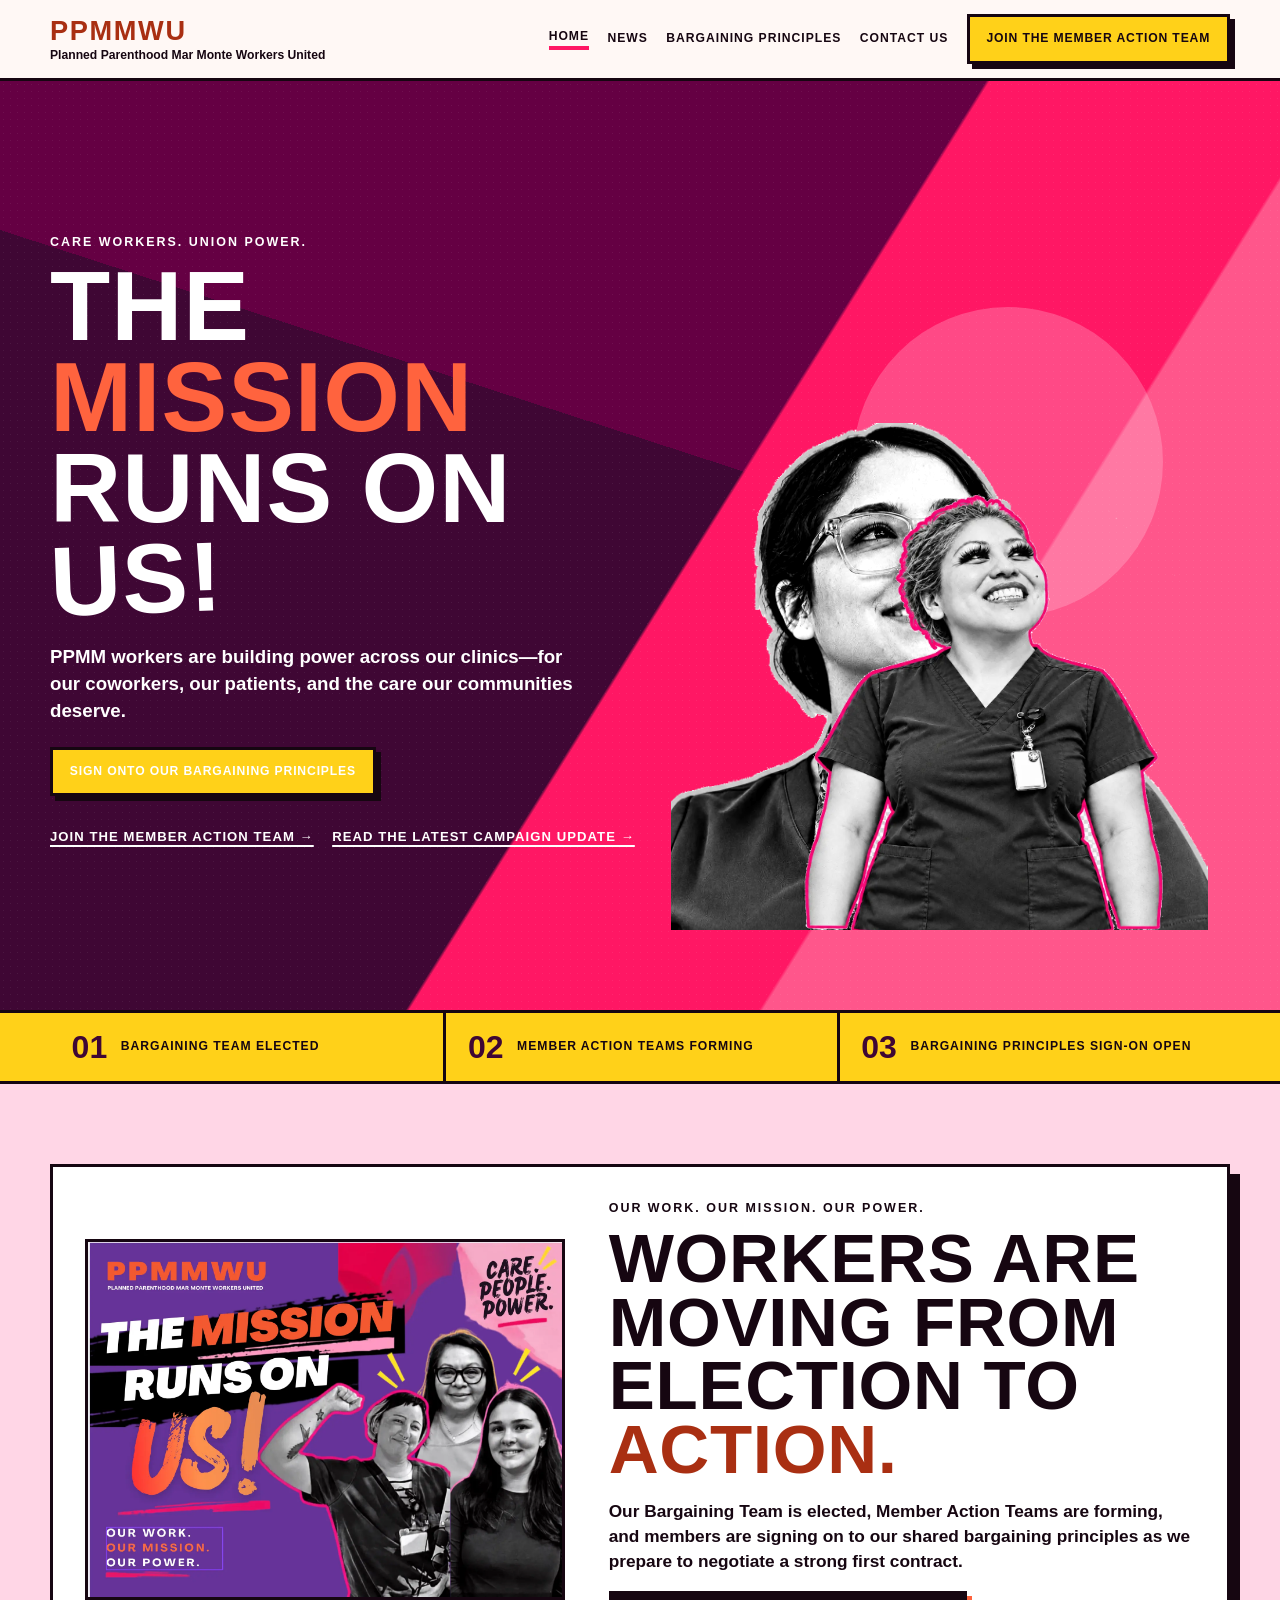
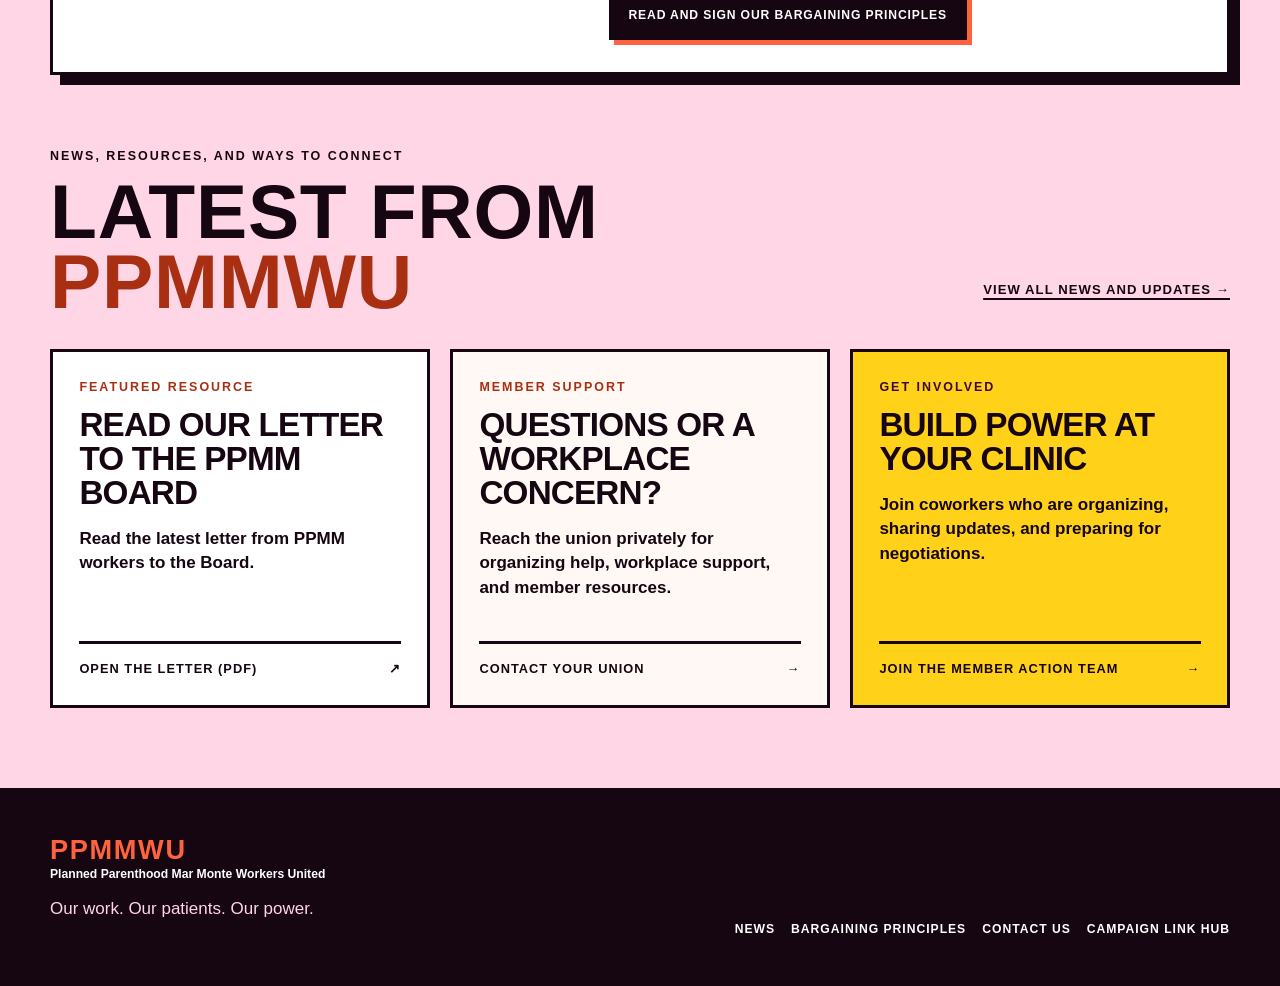
<file: index.html>
<!doctype html>
<html lang="en">
<head>
  <meta charset="utf-8">
  <meta name="viewport" content="width=device-width, initial-scale=1">
  <meta name="description" content="News, bargaining updates, and ways to take action with Planned Parenthood Mar Monte Workers United.">
  <title>PPMM Workers United — The Mission Runs on Us</title>
  <link rel="stylesheet" href="assets/styles.css?v=20260918-2">
  <link rel="stylesheet" href="assets/hero-fix.css?v=20260918-3">
</head>
<body>
  <a class="skip" href="#main">Skip to content</a>

  <header class="site-header">
    <div class="shell nav-wrap">
      <a class="brand" href="./" aria-label="PPMM Workers United home">
        <strong>PPMMWU</strong>
        <span>Planned Parenthood Mar Monte Workers United</span>
      </a>
      <button class="menu" type="button" aria-expanded="false" aria-controls="site-nav">Menu</button>
      <nav id="site-nav" aria-label="Primary navigation">
        <a aria-current="page" href="./">Home</a>
        <a href="news/">News</a><a href="bargaining-principles/">Bargaining Principles</a>
        <a href="contactus/">Contact Us</a>
        <a class="button" href="https://secure.ngpvan.com/g28jDCAEJkyiy01YWfJ8SQ2">Join the Member Action Team</a>
      </nav>
    </div>
  </header>

  <main id="main">
    <section class="hero">
      <div class="shell hero-grid">
        <div class="hero-copy">
          <p class="eyebrow">Care workers. Union power.</p>
          <h1 class="display">The <span>mission</span><br>runs on <em>us!</em></h1>
          <p>PPMM workers are building power across our clinics—for our coworkers, our patients, and the care our communities deserve.</p>
          <div class="actions">
            <a class="button" href="bargaining-principles/">Sign Onto Our Bargaining Principles</a>
            <a class="text-link light" href="https://secure.ngpvan.com/g28jDCAEJkyiy01YWfJ8SQ2">Join the Member Action Team →</a>
            <a class="text-link light" href="news/#campaign-update">Read the latest campaign update →</a>
          </div>
        </div>

        <div class="portraits" aria-label="PPMM worker members">
          <div class="portrait-halo"></div>
          <img class="portrait glasses" src="assets/member-glasses.webp" alt="PPMM worker member smiling">
          <img class="portrait scrubs" src="assets/member-scrubs.webp" alt="PPMM worker member in scrubs smiling">
        </div>
      </div>
    </section>

    <section class="campaign-status" aria-label="Campaign status">
      <div class="shell status-grid">
        <div class="status-item"><b>01</b><span>Bargaining Team elected</span></div>
        <div class="status-item"><b>02</b><span>Member Action Teams forming</span></div>
        <div class="status-item"><b>03</b><span>Bargaining Principles sign-on open</span></div>
      </div>
    </section>

    <section class="blog" aria-labelledby="latest-title">
      <div class="shell">
        <div class="campaign-feature">
          <img src="assets/mission-runs-on-us.webp" alt="The Mission Runs on Us campaign artwork featuring PPMM worker members">
          <div>
            <p class="eyebrow">Our work. Our mission. Our power.</p>
            <h2 class="display">Workers are moving from election to <span>action.</span></h2>
            <p>Our Bargaining Team is elected, Member Action Teams are forming, and members are signing on to our shared bargaining principles as we prepare to negotiate a strong first contract.</p>
            <a class="button dark" href="bargaining-principles/">Read and Sign Our Bargaining Principles</a>
          </div>
        </div>

        <div class="section-head with-action">
          <div>
            <p class="eyebrow">News, resources, and ways to connect</p>
            <h2 id="latest-title" class="display">Latest from <span>PPMMWU</span></h2>
          </div>
          <a class="text-link head-action" href="news/">View all news and updates →</a>
        </div>

        <div class="post-grid">
          <article class="post-card">
            <div>
              <p class="tag">Featured resource</p>
              <h3>Read our letter to the PPMM Board</h3>
              <p>Read the latest letter from PPMM workers to the Board.</p>
            </div>
            <a class="card-link" href="https://static1.squarespace.com/static/6814e02e36ab4b6e9cb14e04/t/68dff5f9fefe7c303189f225/1759507961935/PPMM+Mar+Monte+Letter+10225.pdf" target="_blank" rel="noreferrer">Open the letter (PDF) <span aria-hidden="true">↗</span></a>
          </article>

          <article class="post-card blush">
            <div>
              <p class="tag">Member support</p>
              <h3>Questions or a workplace concern?</h3>
              <p>Reach the union privately for organizing help, workplace support, and member resources.</p>
            </div>
            <a class="card-link" href="contactus/">Contact your union <span aria-hidden="true">→</span></a>
          </article>

          <article class="post-card yellow">
            <div>
              <p class="tag">Get involved</p>
              <h3>Build power at your clinic</h3>
              <p>Join coworkers who are organizing, sharing updates, and preparing for negotiations.</p>
            </div>
            <a class="card-link" href="https://secure.ngpvan.com/g28jDCAEJkyiy01YWfJ8SQ2">Join the Member Action Team <span aria-hidden="true">→</span></a>
          </article>
        </div>
      </div>
    </section>
  </main>

  <footer>
    <div class="shell footer-grid">
      <div>
        <a class="brand inverse" href="./">
          <strong>PPMMWU</strong>
          <span>Planned Parenthood Mar Monte Workers United</span>
        </a>
        <p>Our work. Our patients. Our power.</p>
      </div>
      <div class="footer-links">
        <a href="news/">News</a>
        <a href="bargaining-principles/">Bargaining Principles</a>
        <a href="contactus/">Contact Us</a>
        <a href="https://linktr.ee/ppmmwu">Campaign Link Hub</a>
      </div>
    </div>
  </footer>

  <script src="assets/site.js"></script>
</body>
</html>
</file>
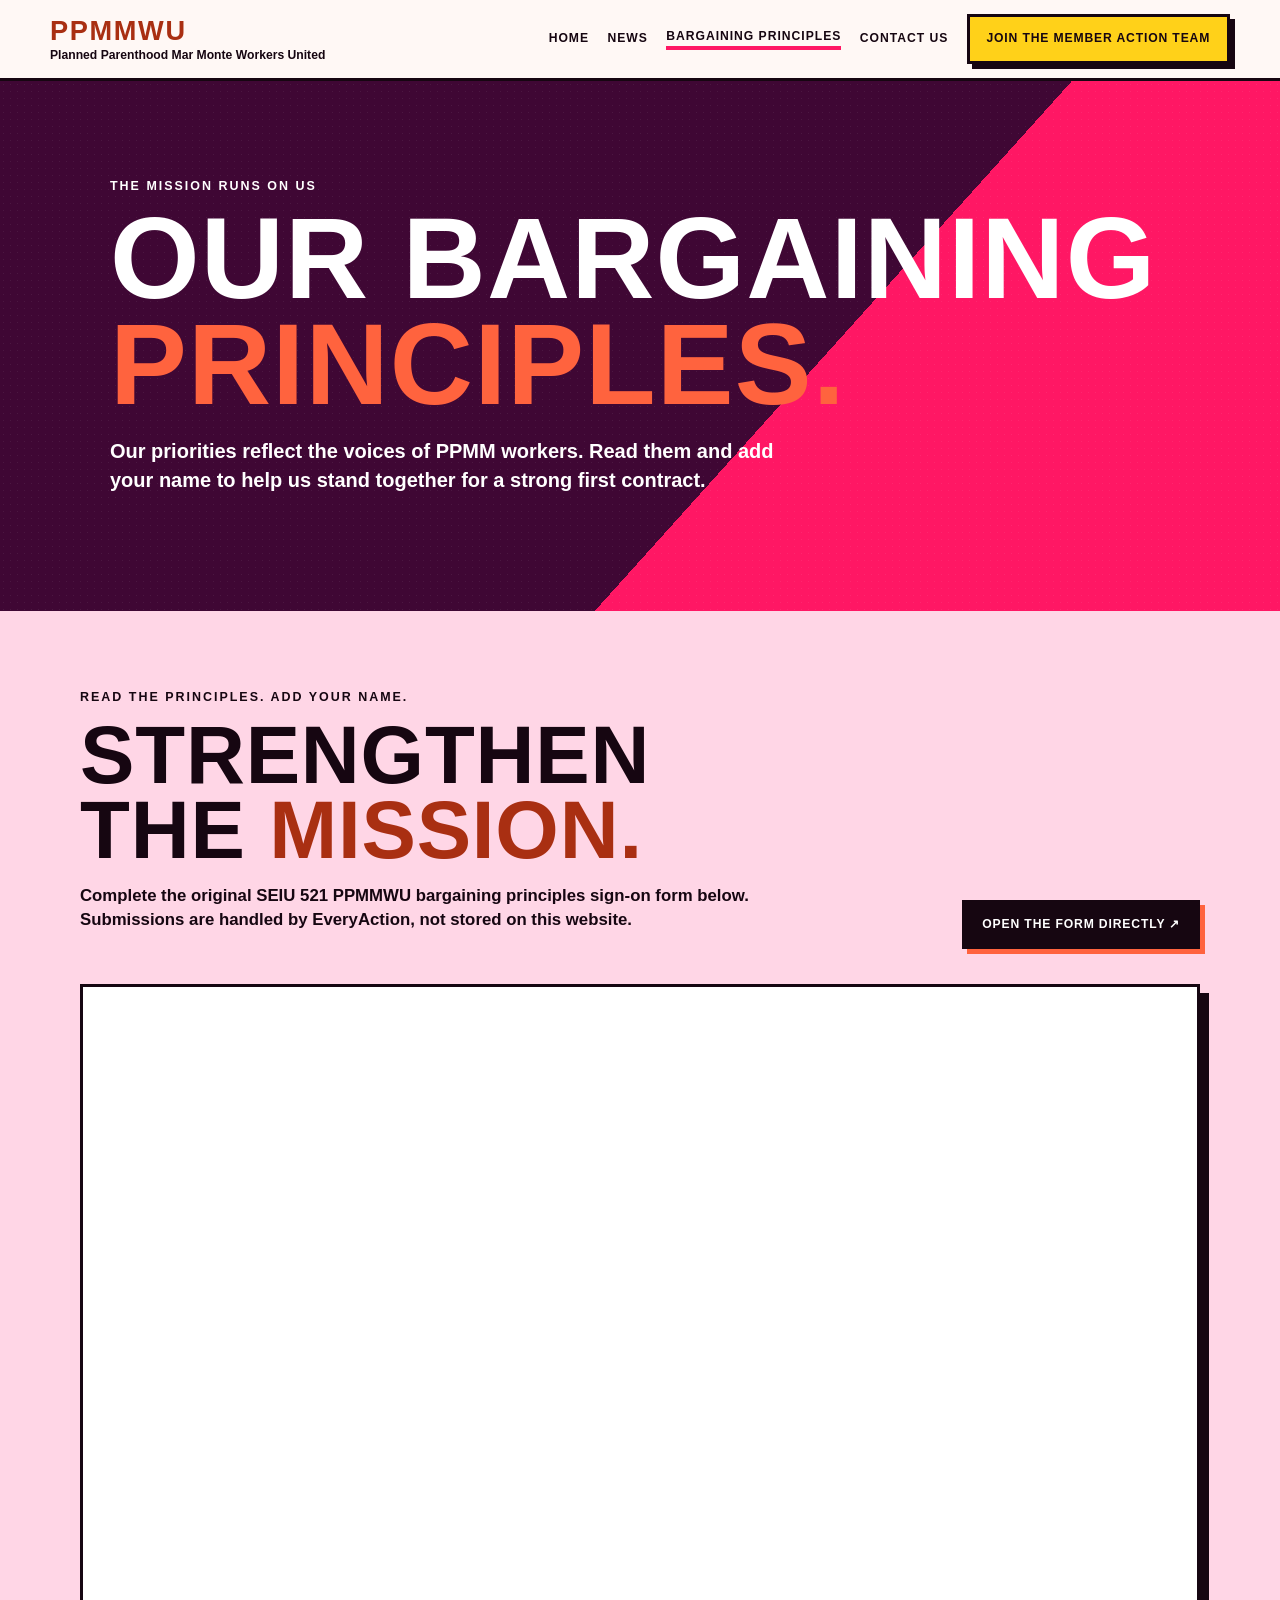
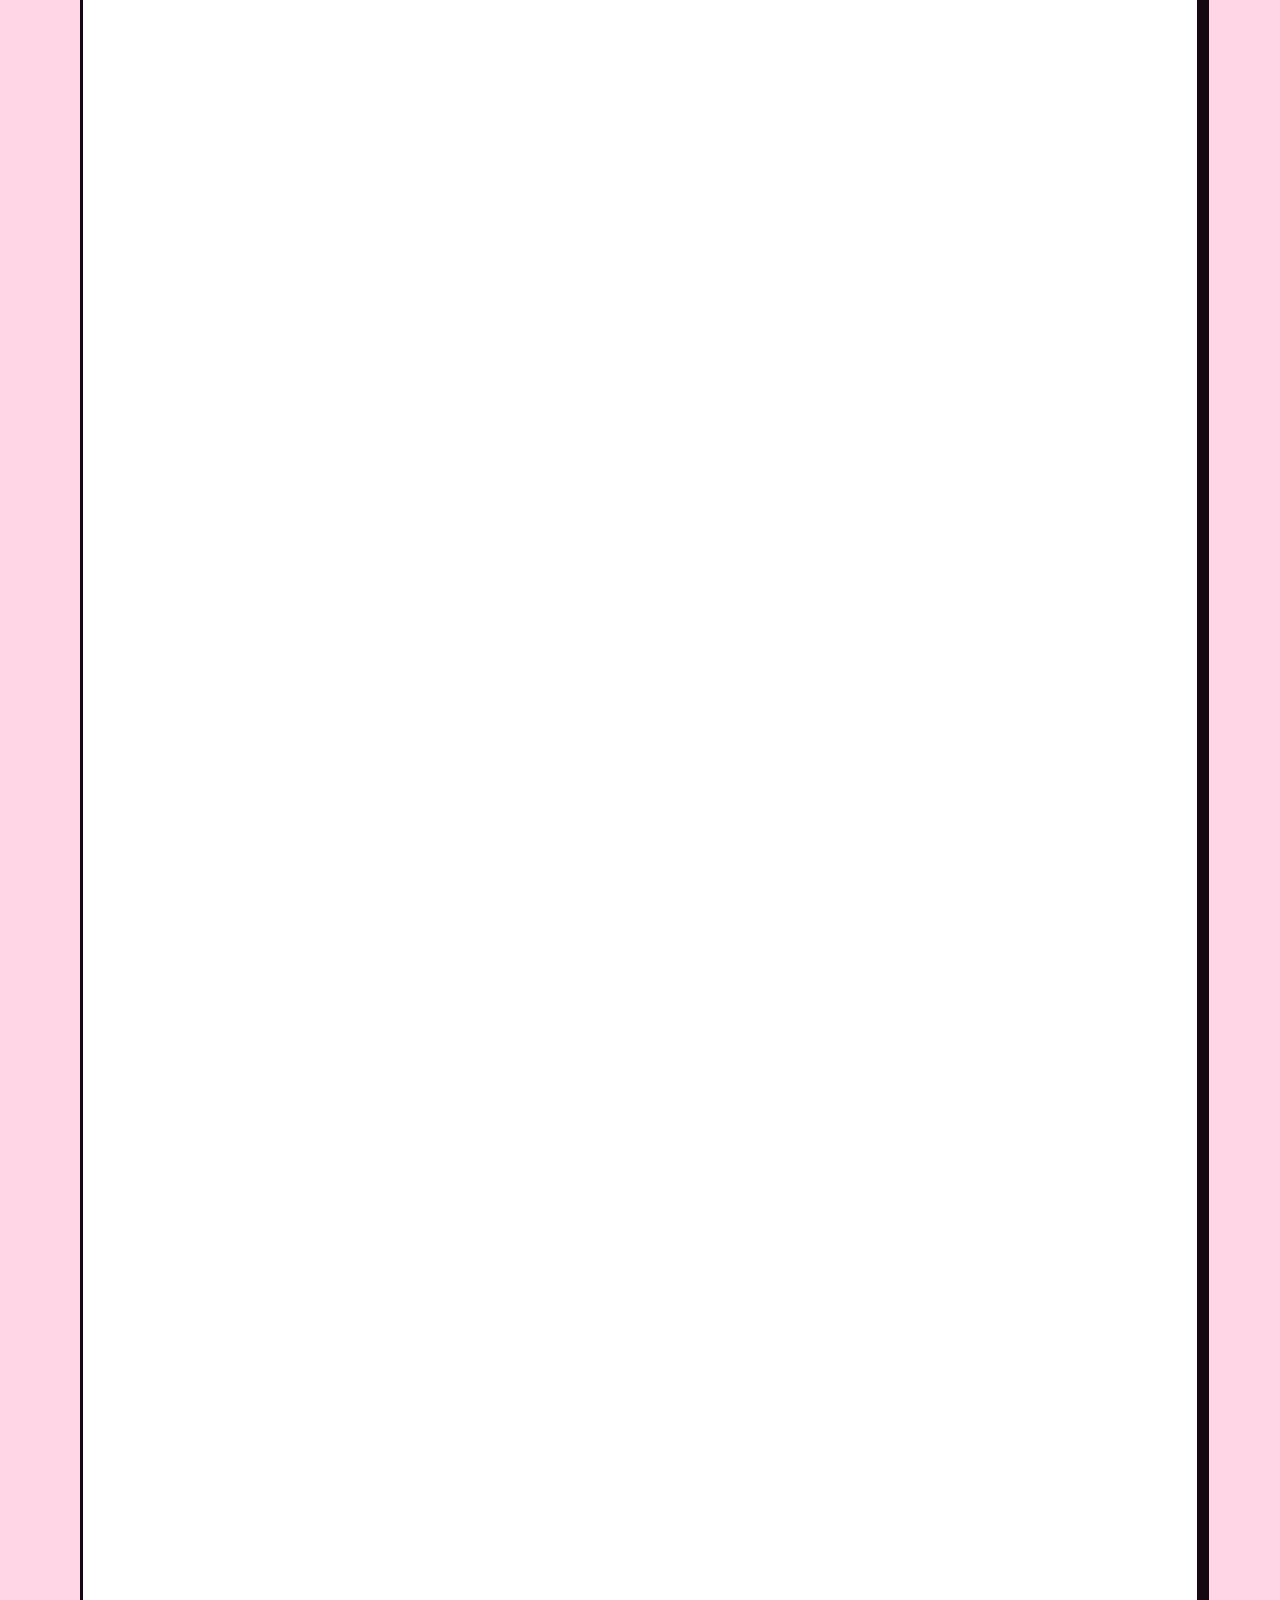
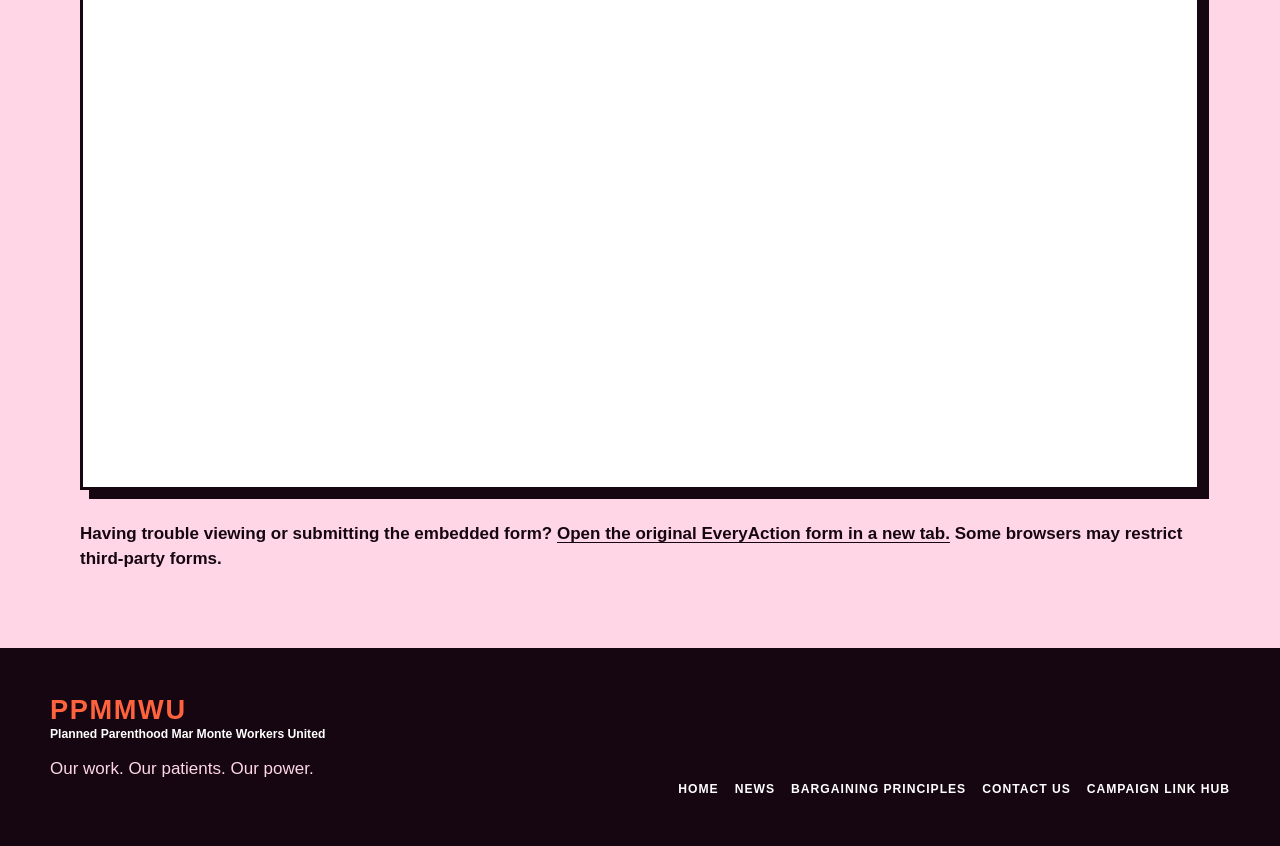
<file: bargaining-principles/index.html>
<!doctype html>
<html lang="en">
<head>
  <meta charset="utf-8">
  <meta name="viewport" content="width=device-width, initial-scale=1">
  <meta name="description" content="Read and sign on to PPMM Workers United's bargaining principles for a strong first contract.">
  <title>Bargaining Principles — PPMM Workers United</title>
  <link rel="stylesheet" href="../assets/styles.css">
  <link rel="stylesheet" href="../assets/bargaining-principles.css">
</head>
<body>
  <a class="skip" href="#main">Skip to content</a>
  <header class="site-header">
    <div class="shell nav-wrap">
      <a class="brand" href="../" aria-label="PPMM Workers United home">
        <strong>PPMMWU</strong>
        <span>Planned Parenthood Mar Monte Workers United</span>
      </a>
      <button class="menu" type="button" aria-expanded="false" aria-controls="site-nav">Menu</button>
      <nav id="site-nav" aria-label="Primary navigation">
        <a href="../">Home</a>
        <a href="../news/">News</a>
        <a aria-current="page" href="./">Bargaining Principles</a>
        <a href="../contactus/">Contact Us</a>
        <a class="button" href="https://secure.ngpvan.com/g28jDCAEJkyiy01YWfJ8SQ2">Join the Member Action Team</a>
      </nav>
    </div>
  </header>
  <main id="main">
    <section class="page-hero bargaining-hero">
      <div class="shell narrow">
        <p class="eyebrow">The mission runs on us</p>
        <h1 class="display">Our Bargaining <span>Principles.</span></h1>
        <p>Our priorities reflect the voices of PPMM workers. Read them and add your name to help us stand together for a strong first contract.</p>
      </div>
    </section>
    <section class="bargaining-content">
      <div class="shell bargaining-shell">
        <div class="bargaining-heading">
          <div>
            <p class="eyebrow">Read the principles. Add your name.</p>
            <h2 class="display">Strengthen the <span>mission.</span></h2>
            <p>Complete the original SEIU 521 PPMMWU bargaining principles sign-on form below. Submissions are handled by EveryAction, not stored on this website.</p>
          </div>
          <a class="button dark" href="https://secure.ngpvan.com/jiBxJnPajUKRIzjfSsE9RQ2" target="_blank" rel="noopener noreferrer">Open the Form Directly ↗</a>
        </div>
        <div class="form-embed-wrap">
          <iframe
            class="bargaining-frame"
            title="PPMM Workers United bargaining principles and sign-on form, hosted by EveryAction"
            src="https://secure.ngpvan.com/jiBxJnPajUKRIzjfSsE9RQ2"
            referrerpolicy="strict-origin-when-cross-origin"
            loading="eager">
          </iframe>
        </div>
        <p class="embed-note">Having trouble viewing or submitting the embedded form? <a href="https://secure.ngpvan.com/jiBxJnPajUKRIzjfSsE9RQ2" target="_blank" rel="noopener noreferrer">Open the original EveryAction form in a new tab.</a> Some browsers may restrict third-party forms.</p>
      </div>
    </section>
  </main>
  <footer>
    <div class="shell footer-grid">
      <div><a class="brand inverse" href="../"><strong>PPMMWU</strong><span>Planned Parenthood Mar Monte Workers United</span></a><p>Our work. Our patients. Our power.</p></div>
      <div class="footer-links"><a href="../">Home</a><a href="../news/">News</a><a href="./">Bargaining Principles</a><a href="../contactus/">Contact Us</a><a href="https://linktr.ee/ppmmwu">Campaign Link Hub</a></div>
    </div>
  </footer>
  <script src="../assets/site.js"></script>
</body>
</html>
</file>
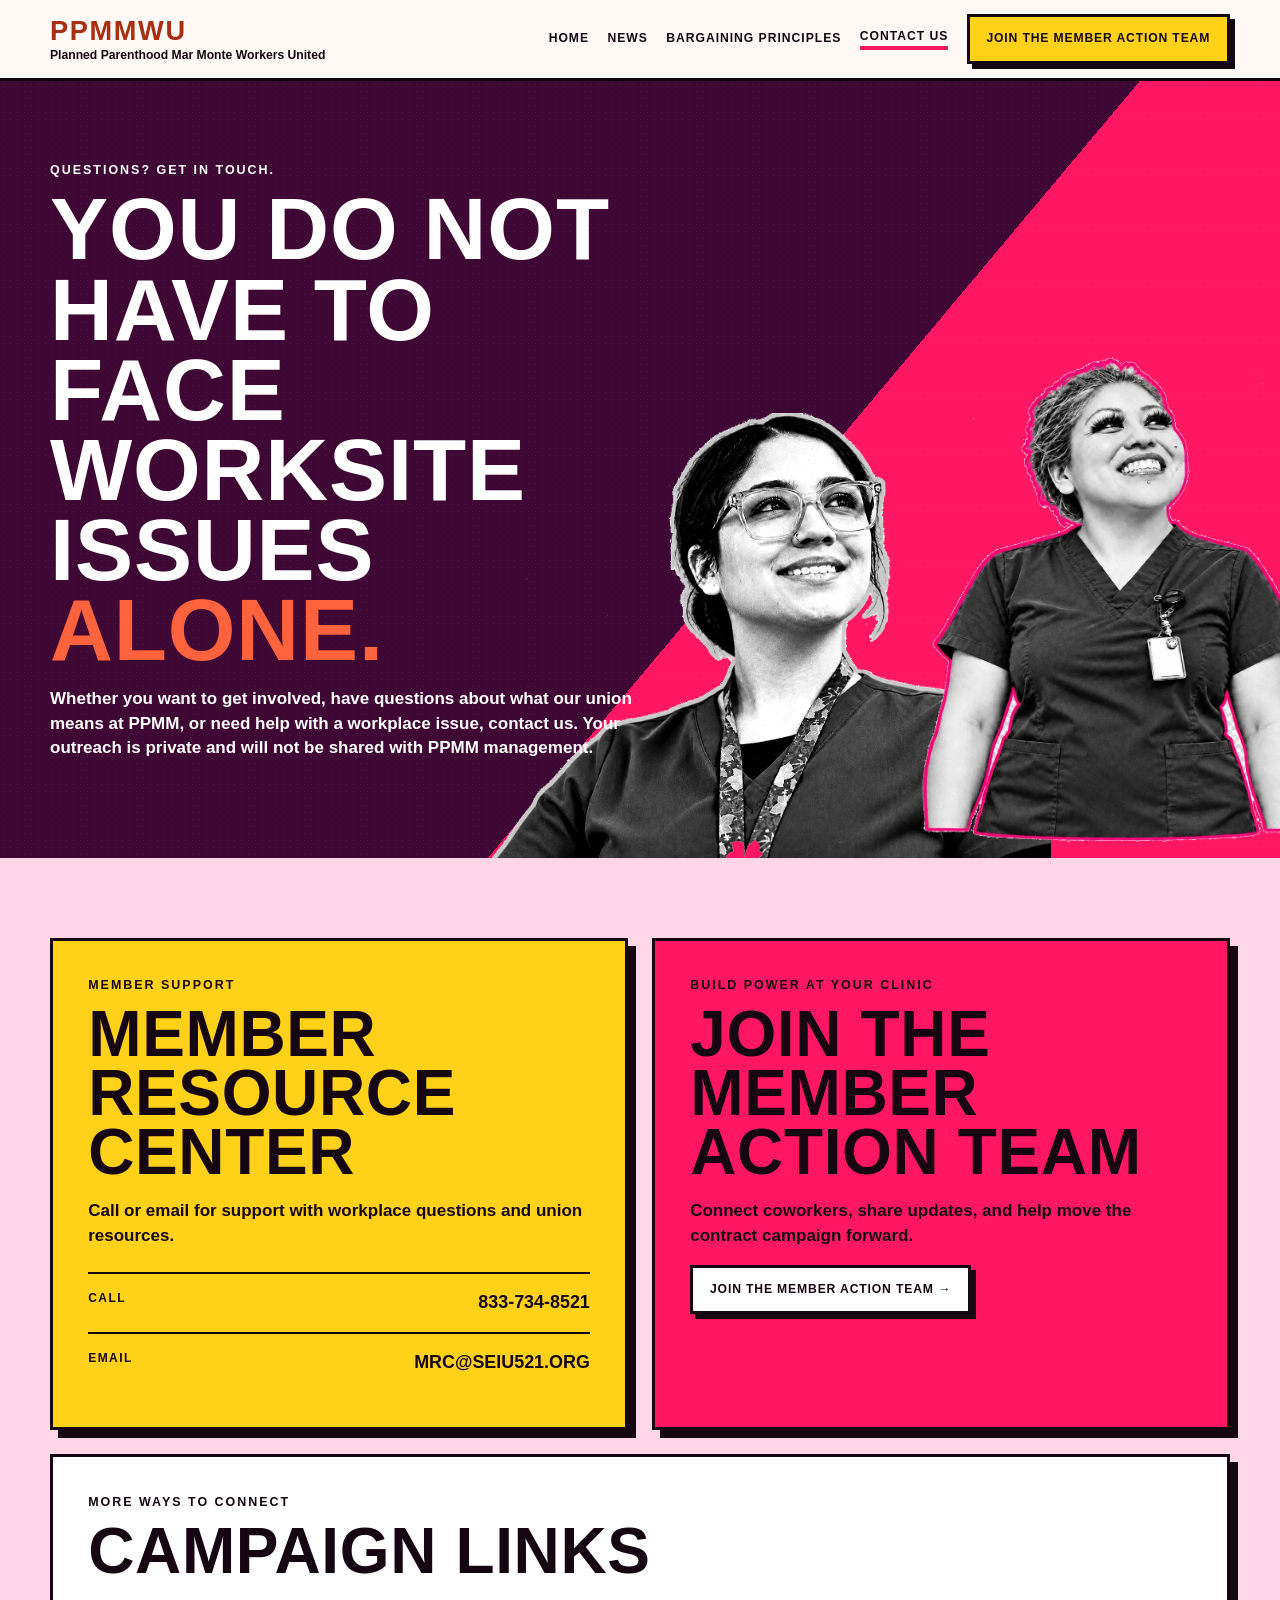
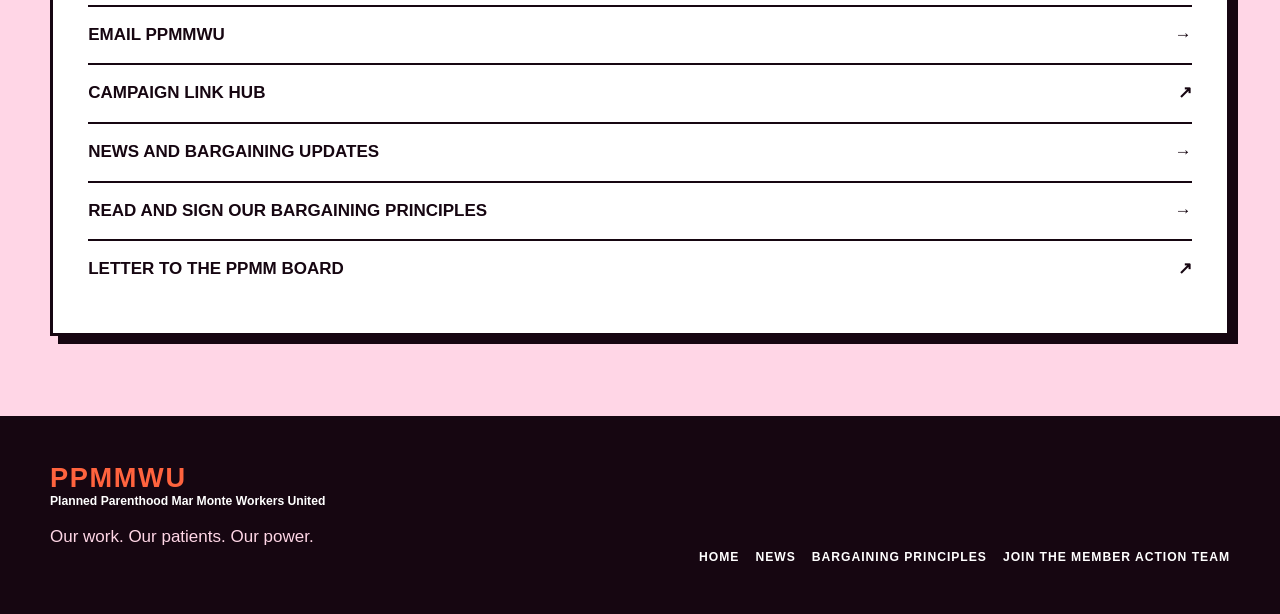
<file: contactus/index.html>
<!doctype html><html lang="en"><head><meta charset="utf-8"><meta name="viewport" content="width=device-width, initial-scale=1"><meta name="description" content="Contact PPMM Workers United for organizing help, workplace support, and union questions."><title>Contact Us — PPMM Workers United</title><link rel="stylesheet" href="../assets/styles.css"></head><body>
<a class="skip" href="#main">Skip to content</a><header class="site-header"><div class="shell nav-wrap"><a class="brand" href="../"><strong>PPMMWU</strong><span>Planned Parenthood Mar Monte Workers United</span></a><button class="menu" type="button" aria-expanded="false" aria-controls="site-nav">Menu</button><nav id="site-nav" aria-label="Primary navigation"><a href="../">Home</a><a href="../news/">News</a><a href="../bargaining-principles/">Bargaining Principles</a><a aria-current="page" href="./">Contact Us</a><a class="button" href="https://secure.ngpvan.com/g28jDCAEJkyiy01YWfJ8SQ2">Join the Member Action Team</a></nav></div></header>
<main id="main"><section class="page-hero contact-hero"><div class="shell contact-intro"><div><p class="eyebrow">Questions? Get in touch.</p><h1 class="display">You do not have to face worksite issues <span>alone.</span></h1><p>Whether you want to get involved, have questions about what our union means at PPMM, or need help with a workplace issue, contact us. Your outreach is private and will not be shared with PPMM management.</p></div><div class="mini-portraits" aria-label="PPMM worker members"><img src="../assets/member-glasses.webp" alt="PPMM worker member smiling"><img src="../assets/member-scrubs.webp" alt="PPMM worker member in scrubs smiling"></div></div></section>
<section class="contact-section"><div class="shell contact-grid"><article class="contact-card"><p class="eyebrow">Member support</p><h2 class="display">Member Resource Center</h2><p>Call or email for support with workplace questions and union resources.</p><div class="contact-links"><a href="tel:+18337348521"><span>Call</span><strong>833-734-8521</strong></a><a href="mailto:MRC@SEIU521.ORG"><span>Email</span><strong>MRC@SEIU521.ORG</strong></a></div></article><article class="contact-card magenta"><p class="eyebrow">Build power at your clinic</p><h2 class="display">Join the Member Action Team</h2><p>Connect coworkers, share updates, and help move the contract campaign forward.</p><a class="button white" href="https://secure.ngpvan.com/g28jDCAEJkyiy01YWfJ8SQ2">Join the Member Action Team →</a></article><article class="contact-card white"><p class="eyebrow">More ways to connect</p><h2 class="display">Campaign links</h2><div class="resource-links"><a href="mailto:PPMMWU@gmail.com">Email PPMMWU <span>→</span></a><a href="https://linktr.ee/ppmmwu">Campaign link hub <span>↗</span></a><a href="../news/">News and bargaining updates <span>→</span></a><a href="../bargaining-principles/">Read and sign our Bargaining Principles <span>→</span></a><a href="https://static1.squarespace.com/static/6814e02e36ab4b6e9cb14e04/t/68dff5f9fefe7c303189f225/1759507961935/PPMM+Mar+Monte+Letter+10225.pdf" target="_blank" rel="noreferrer">Letter to the PPMM Board <span>↗</span></a></div></article></div></section></main>
<footer><div class="shell footer-grid"><div><a class="brand inverse" href="../"><strong>PPMMWU</strong><span>Planned Parenthood Mar Monte Workers United</span></a><p>Our work. Our patients. Our power.</p></div><div class="footer-links"><a href="../">Home</a><a href="../news/">News</a><a href="../bargaining-principles/">Bargaining Principles</a><a href="https://secure.ngpvan.com/g28jDCAEJkyiy01YWfJ8SQ2">Join the Member Action Team</a></div></div></footer><script src="../assets/site.js"></script></body></html>
</file>
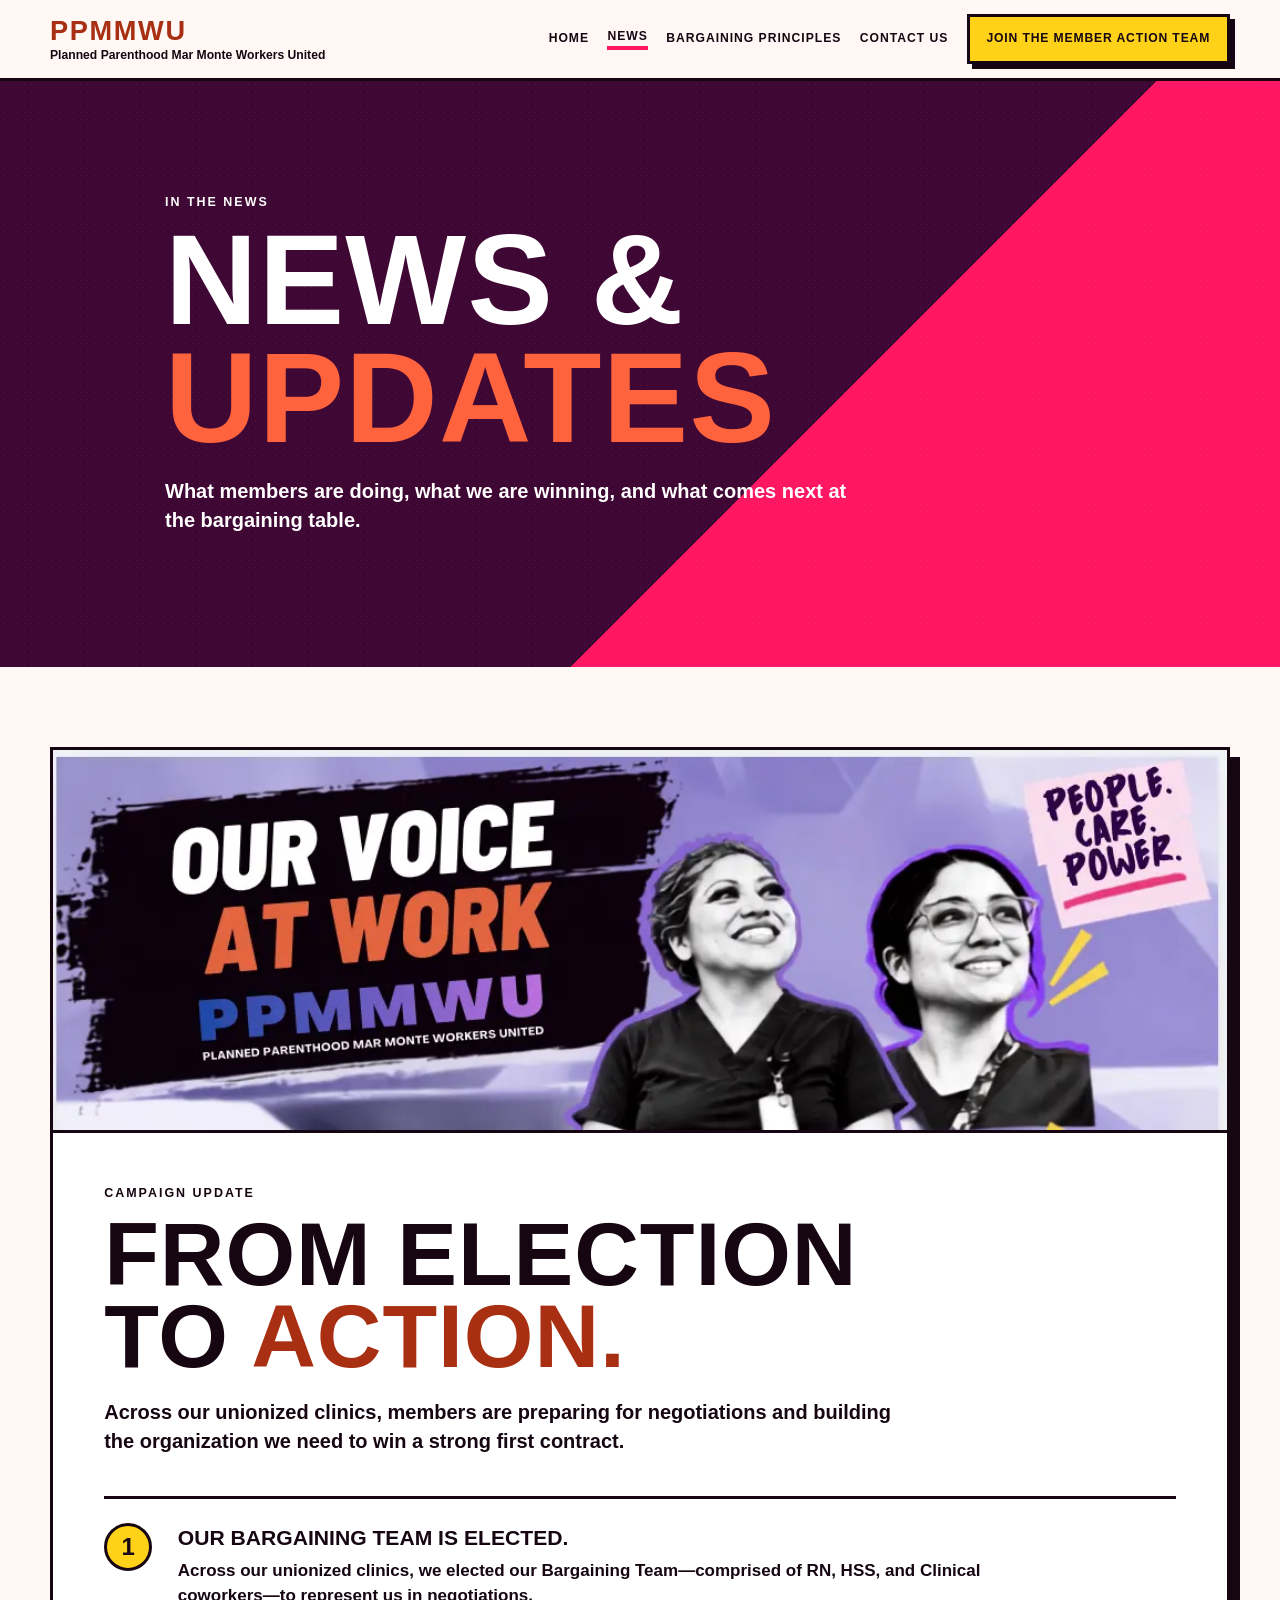
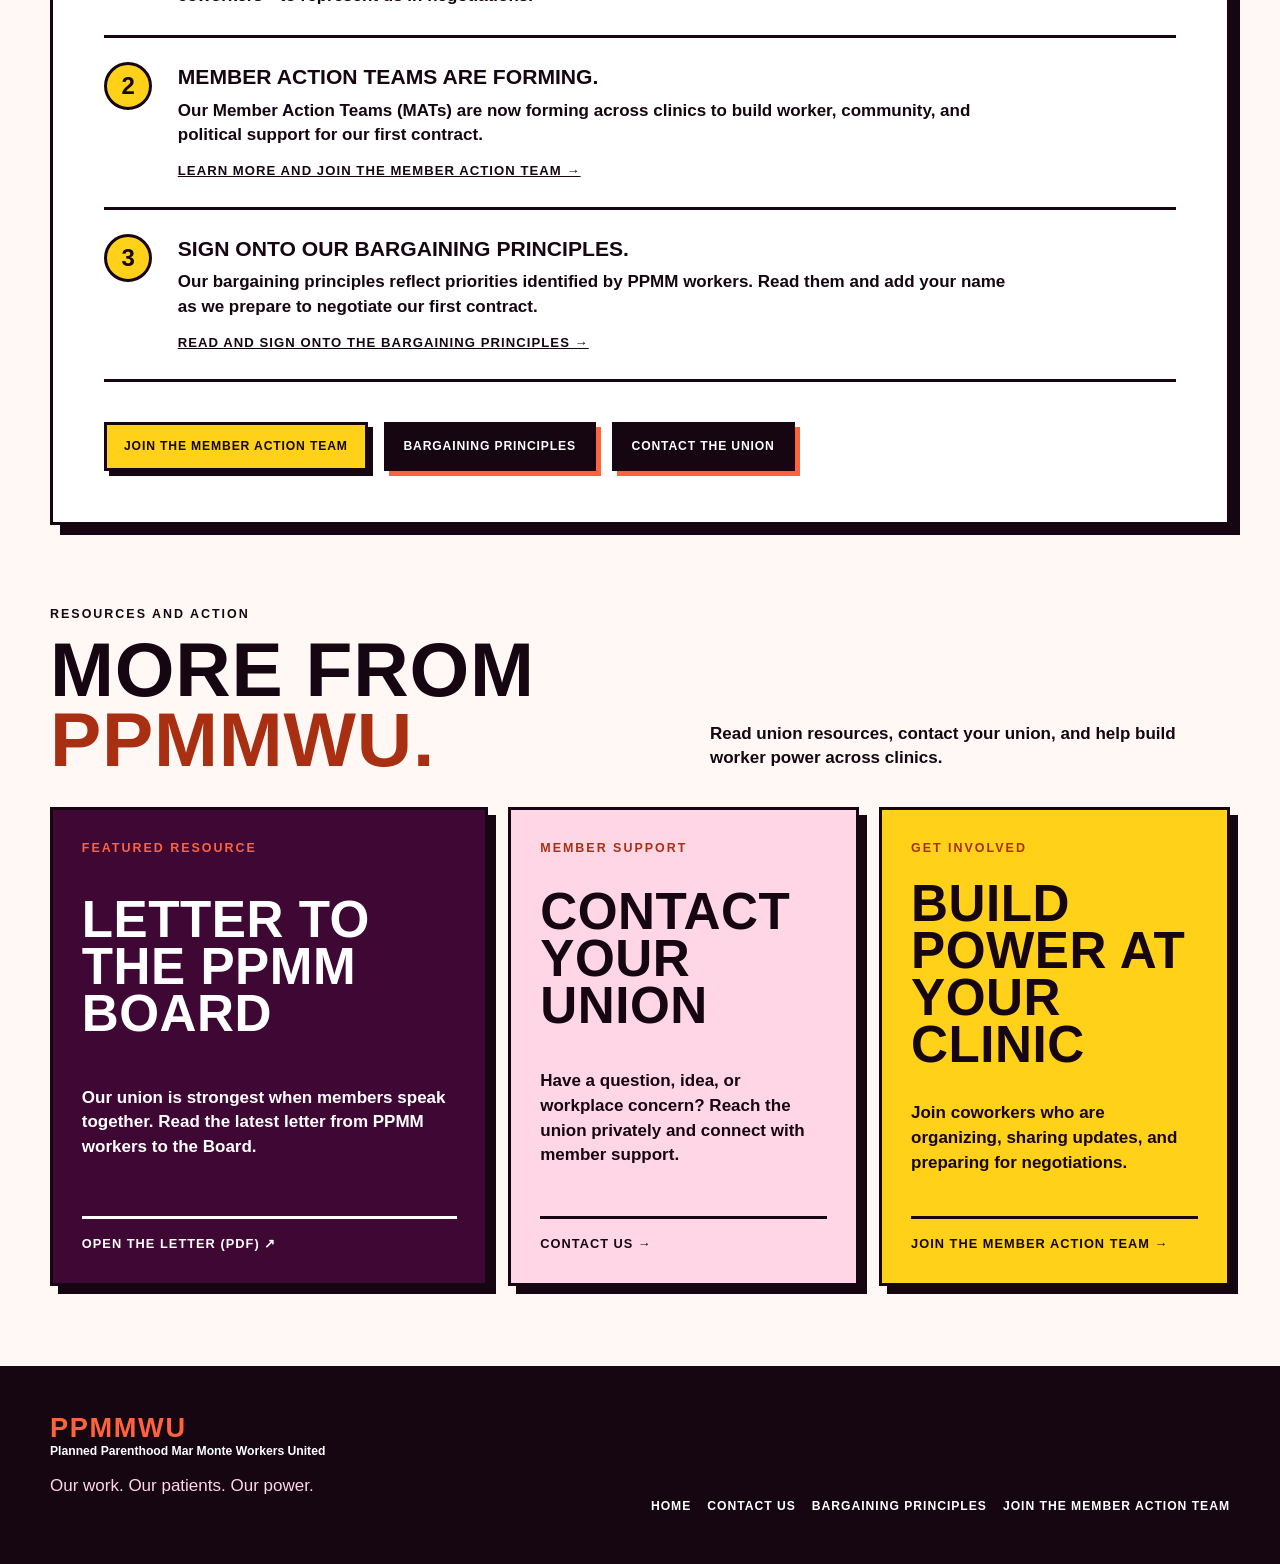
<file: news/index.html>
<!doctype html>
<html lang="en">
<head>
  <meta charset="utf-8"><meta name="viewport" content="width=device-width, initial-scale=1">
  <meta name="description" content="PPMM Workers United news, bargaining updates, and member victories.">
  <title>News &amp; Updates — PPMM Workers United</title><link rel="stylesheet" href="../assets/styles.css">
</head>
<body>
  <a class="skip" href="#main">Skip to content</a>
  <header class="site-header"><div class="shell nav-wrap"><a class="brand" href="../"><strong>PPMMWU</strong><span>Planned Parenthood Mar Monte Workers United</span></a><button class="menu" type="button" aria-expanded="false" aria-controls="site-nav">Menu</button><nav id="site-nav" aria-label="Primary navigation"><a href="../">Home</a><a aria-current="page" href="./">News</a><a href="../bargaining-principles/">Bargaining Principles</a><a href="../contactus/">Contact Us</a><a class="button" href="https://secure.ngpvan.com/g28jDCAEJkyiy01YWfJ8SQ2">Join the Member Action Team</a></nav></div></header>
  <main id="main">
    <section class="page-hero news-hero"><div class="shell narrow"><p class="eyebrow">In the news</p><h1 class="display">News &amp; <span>updates</span></h1><p>What members are doing, what we are winning, and what comes next at the bargaining table.</p></div></section>
    <section class="news-blog"><div class="shell">
      <article class="blog-post" id="campaign-update">
        <img class="blog-post-hero" src="../assets/our-voice-at-work.webp" alt="Our Voice at Work PPMMWU campaign banner featuring two worker members">
        <div class="blog-post-body">
          <p class="tag">Campaign update</p>
          <h2 class="display">From election to <span>action.</span></h2>
          <p class="post-lead">Across our unionized clinics, members are preparing for negotiations and building the organization we need to win a strong first contract.</p>
          <ol class="update-list">
            <li><b>1</b><div><h3>Our Bargaining Team is elected.</h3><p>Across our unionized clinics, we elected our Bargaining Team—comprised of RN, HSS, and Clinical coworkers—to represent us in negotiations.</p></div></li>
            <li><b>2</b><div><h3>Member Action Teams are forming.</h3><p>Our Member Action Teams (MATs) are now forming across clinics to build worker, community, and political support for our first contract.</p><a class="text-action" href="https://secure.ngpvan.com/g28jDCAEJkyiy01YWfJ8SQ2">Learn more and join the Member Action Team →</a></div></li>
            <li><b>3</b><div><h3>Sign onto our Bargaining Principles.</h3><p>Our bargaining principles reflect priorities identified by PPMM workers. Read them and add your name as we prepare to negotiate our first contract.</p><a class="text-action" href="../bargaining-principles/">Read and sign onto the bargaining principles →</a></div></li>
          </ol>
          <div class="post-actions"><a class="button" href="https://secure.ngpvan.com/g28jDCAEJkyiy01YWfJ8SQ2">Join the Member Action Team</a><a class="button dark" href="../bargaining-principles/">Bargaining Principles</a><a class="button dark" href="../contactus/">Contact the union</a></div>
        </div>
      </article>
      <div class="section-head compact"><div><p class="eyebrow">Resources and action</p><h2 class="display">More from <span>PPMMWU.</span></h2></div><p>Read union resources, contact your union, and help build worker power across clinics.</p></div>
      <div class="news-card-grid">
        <article class="news-resource-card letter"><p class="tag">Featured resource</p><h3 class="display">Letter to the PPMM Board</h3><p>Our union is strongest when members speak together. Read the latest letter from PPMM workers to the Board.</p><a class="card-link" href="https://static1.squarespace.com/static/6814e02e36ab4b6e9cb14e04/t/68dff5f9fefe7c303189f225/1759507961935/PPMM+Mar+Monte+Letter+10225.pdf" target="_blank" rel="noreferrer">Open the letter (PDF) ↗</a></article>
        <article class="news-resource-card"><p class="tag">Member support</p><h3 class="display">Contact your union</h3><p>Have a question, idea, or workplace concern? Reach the union privately and connect with member support.</p><a class="card-link" href="../contactus/">Contact us →</a></article>
        <article class="news-resource-card yellow"><p class="tag">Get involved</p><h3 class="display">Build power at your clinic</h3><p>Join coworkers who are organizing, sharing updates, and preparing for negotiations.</p><a class="card-link" href="https://secure.ngpvan.com/g28jDCAEJkyiy01YWfJ8SQ2">Join the Member Action Team →</a></article>
      </div>
    </div></section>
  </main>
  <footer><div class="shell footer-grid"><div><a class="brand inverse" href="../"><strong>PPMMWU</strong><span>Planned Parenthood Mar Monte Workers United</span></a><p>Our work. Our patients. Our power.</p></div><div class="footer-links"><a href="../">Home</a><a href="../contactus/">Contact Us</a><a href="../bargaining-principles/">Bargaining Principles</a><a href="https://secure.ngpvan.com/g28jDCAEJkyiy01YWfJ8SQ2">Join the Member Action Team</a></div></div></footer>
  <script src="../assets/site.js"></script>
</body>
</html>
</file>
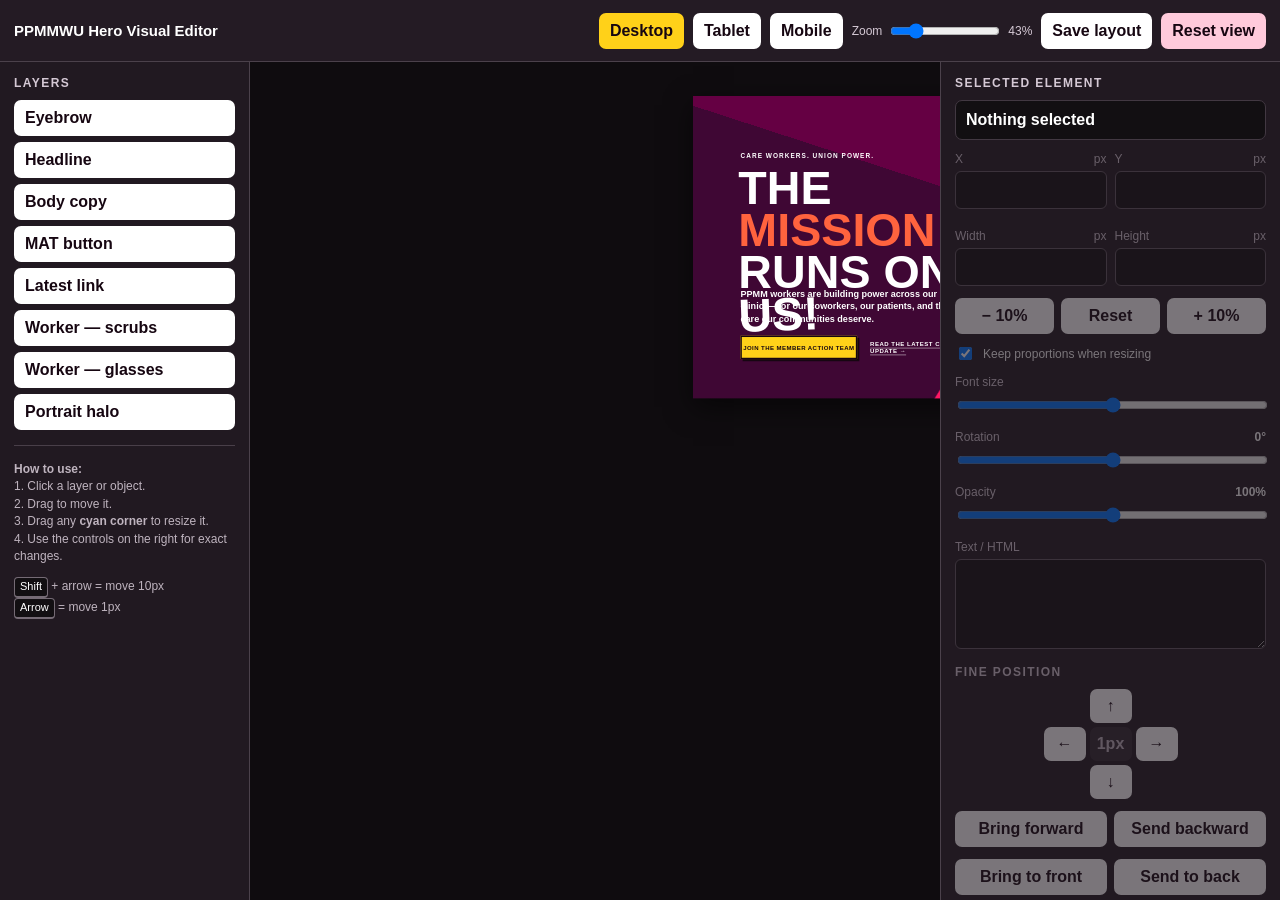
<file: visual-editor/index.html>
<!doctype html>
<html lang="en">
<head>
<meta charset="utf-8">
<meta name="viewport" content="width=device-width,initial-scale=1">
<title>PPMMWU Hero Visual Editor</title>
<style>
:root{--ink:#160611;--plum:#3f0734;--plum2:#650043;--magenta:#ff1764;--orange:#ff633e;--yellow:#ffd119;--cyan:#00e5ff;--panel:#211921;--panel2:#171217;--line:#514751}
*{box-sizing:border-box}
body{margin:0;font-family:Arial,Helvetica,sans-serif;background:#171217;color:#fff;height:100vh;overflow:hidden}
button,input,textarea{font:inherit}
.app{display:grid;grid-template-columns:250px minmax(0,1fr) 340px;grid-template-rows:62px 1fr;height:100vh}
.top{grid-column:1/-1;display:flex;align-items:center;gap:9px;padding:10px 14px;background:#241b24;border-bottom:1px solid #4b414b;z-index:20}
.top strong{margin-right:auto;font-size:15px}.top button,.panel button{background:#fff;color:var(--ink);border:0;border-radius:7px;padding:9px 11px;font-weight:800;cursor:pointer}.top button:hover,.panel button:hover{filter:brightness(.92)}.top button.active{background:var(--yellow)}.top .danger{background:#ffcadb}.top .zoomwrap{display:flex;align-items:center;gap:6px;font-size:12px;color:#d5c9d5}.top input[type=range]{width:110px}
.panel{background:var(--panel);padding:14px;overflow:auto;border-right:1px solid #4b414b}.right{border-right:0;border-left:1px solid #4b414b}.panel h2{font-size:12px;text-transform:uppercase;letter-spacing:.12em;margin:0 0 10px;color:#d5c9d5}.layers{display:grid;gap:6px}.layer{width:100%;text-align:left}.layer.active{background:var(--yellow)}.hint{font-size:12px;line-height:1.45;color:#bfb4bf}.kbd{display:inline-block;border:1px solid #756b75;border-bottom-width:2px;border-radius:4px;padding:1px 5px;background:#120f12;color:#fff;font-size:11px}
.workspace{position:relative;overflow:auto;background:#0f0c0f;padding:34px;display:grid;place-items:start center}.frame{position:relative;box-shadow:0 20px 60px #0008;transform-origin:top center}.artboard{position:relative;overflow:hidden;background:linear-gradient(122deg,transparent 0 53%,var(--magenta) 53.2% 72%,#ff568b 72.2%),linear-gradient(18deg,var(--plum) 0 58%,var(--plum2) 58% 100%);color:#fff}.artboard:before{content:"";position:absolute;inset:0;opacity:.14;background-image:radial-gradient(rgba(255,255,255,.45) .8px,transparent .9px);background-size:7px 7px;pointer-events:none}
.item{position:absolute;touch-action:none;user-select:none;cursor:move;transform-origin:center center}.item.selected{outline:3px solid var(--cyan);outline-offset:3px;z-index:999!important}.item img{width:100%;height:100%;object-fit:contain;object-position:bottom;pointer-events:none}.handle{position:absolute;width:24px;height:24px;background:var(--cyan);border:3px solid #111;border-radius:50%;display:none;z-index:20}.selected .handle{display:block}.handle.nw{left:-14px;top:-14px;cursor:nwse-resize}.handle.ne{right:-14px;top:-14px;cursor:nesw-resize}.handle.sw{left:-14px;bottom:-14px;cursor:nesw-resize}.handle.se{right:-14px;bottom:-14px;cursor:nwse-resize}
.headline{font-family:Impact,Haettenschweiler,"Arial Narrow Bold","Arial Black",sans-serif;font-weight:900;line-height:.9;text-transform:uppercase;margin:0;white-space:normal}.headline .accent{color:var(--orange)}.headline em{font-style:normal;display:inline-block;transform:rotate(-2deg)}.eyebrow{font-weight:900;text-transform:uppercase;letter-spacing:.16em}.bodycopy{font-weight:700;line-height:1.35}.buttonEl{display:flex;align-items:center;justify-content:center;background:var(--yellow);color:var(--ink);border:3px solid var(--ink);box-shadow:5px 5px 0 var(--ink);font-weight:900;text-transform:uppercase;letter-spacing:.07em;text-align:center}.link{font-weight:900;text-transform:uppercase;letter-spacing:.08em;text-decoration:underline;text-underline-offset:.28em;display:flex;align-items:center}.halo{border-radius:50%;background:rgba(255,214,230,.26)}
.selectinfo{font-weight:900;margin-bottom:12px;padding:10px;border-radius:7px;background:#120f12;border:1px solid #423842}.field{margin-bottom:12px}.field label{display:flex;justify-content:space-between;gap:8px;font-size:12px;color:#d5c9d5;margin-bottom:5px}.field input,.field textarea{width:100%;padding:9px;border-radius:6px;border:1px solid #625862;background:#120f12;color:#fff}.field input[type=range]{padding:0}.field textarea{min-height:90px;resize:vertical;line-height:1.35}.grid2{display:grid;grid-template-columns:1fr 1fr;gap:8px}.actions2{display:grid;grid-template-columns:1fr 1fr;gap:7px;margin-bottom:12px}.actions3{display:grid;grid-template-columns:repeat(3,1fr);gap:7px;margin-bottom:12px}.toggle{display:flex;align-items:center;gap:8px;font-size:12px;margin:-2px 0 12px}.toggle input{width:auto}.divider{height:1px;background:#493f49;margin:15px 0}.cssbox{width:100%;height:150px;background:#0d0b0d;color:#d8ffd6;border:1px solid #514751;border-radius:7px;padding:9px;font:11px/1.35 ui-monospace,SFMono-Regular,Menlo,monospace;resize:vertical}.status{font-size:12px;color:#bfb4bf;margin-top:9px;line-height:1.4}.disabled{opacity:.4;pointer-events:none}.value{color:#fff;font-weight:700}.nudge{display:grid;grid-template-columns:repeat(3,42px);grid-template-rows:repeat(3,34px);justify-content:center;gap:4px;margin-bottom:12px}.nudge button{padding:4px}.nudge .up{grid-column:2}.nudge .left{grid-column:1;grid-row:2}.nudge .center{grid-column:2;grid-row:2;background:#322932;color:#bfb4bf}.nudge .rightb{grid-column:3;grid-row:2}.nudge .down{grid-column:2;grid-row:3}
@media(max-width:1000px){.app{grid-template-columns:200px minmax(0,1fr) 300px}.top strong{display:none}}
</style>
</head>
<body>
<div class="app">
  <div class="top">
    <strong>PPMMWU Hero Visual Editor</strong>
    <button data-view="desktop" class="view active">Desktop</button>
    <button data-view="tablet" class="view">Tablet</button>
    <button data-view="mobile" class="view">Mobile</button>
    <div class="zoomwrap">Zoom <input id="zoom" type="range" min="25" max="120" value="100"><span id="zoomval">100%</span></div>
    <button id="save">Save layout</button>
    <button id="reset" class="danger">Reset view</button>
  </div>

  <aside class="panel">
    <h2>Layers</h2>
    <div class="layers" id="layers"></div>
    <div class="divider"></div>
    <p class="hint"><b>How to use:</b><br>1. Click a layer or object.<br>2. Drag to move it.<br>3. Drag any <b>cyan corner</b> to resize it.<br>4. Use the controls on the right for exact changes.</p>
    <p class="hint"><span class="kbd">Shift</span> + arrow = move 10px<br><span class="kbd">Arrow</span> = move 1px</p>
  </aside>

  <main class="workspace" id="workspace">
    <div class="frame" id="frame"><div class="artboard" id="artboard"></div></div>
  </main>

  <aside class="panel right">
    <h2>Selected element</h2>
    <div class="selectinfo" id="selectinfo">Nothing selected</div>
    <div id="controls" class="disabled">
      <div class="grid2">
        <div class="field"><label>X <span>px</span></label><input id="x" type="number"></div>
        <div class="field"><label>Y <span>px</span></label><input id="y" type="number"></div>
        <div class="field"><label>Width <span>px</span></label><input id="w" type="number" min="10"></div>
        <div class="field"><label>Height <span>px</span></label><input id="h" type="number" min="10"></div>
      </div>

      <div class="actions3">
        <button id="smaller">− 10%</button>
        <button id="resetel">Reset</button>
        <button id="larger">+ 10%</button>
      </div>

      <label class="toggle"><input id="lock" type="checkbox" checked> Keep proportions when resizing</label>

      <div class="field" id="fontfield"><label>Font size <span id="fontval" class="value"></span></label><input id="font" type="range" min="8" max="180" step="1"></div>
      <div class="field"><label>Rotation <span id="rotval" class="value">0°</span></label><input id="rotation" type="range" min="-180" max="180" step="1"></div>
      <div class="field"><label>Opacity <span id="opval" class="value">100%</span></label><input id="opacity" type="range" min="0" max="100" step="1"></div>

      <div class="field" id="textfield"><label>Text / HTML</label><textarea id="text"></textarea></div>

      <h2>Fine position</h2>
      <div class="nudge">
        <button class="up" data-dx="0" data-dy="-1">↑</button>
        <button class="left" data-dx="-1" data-dy="0">←</button>
        <button class="center" disabled>1px</button>
        <button class="rightb" data-dx="1" data-dy="0">→</button>
        <button class="down" data-dx="0" data-dy="1">↓</button>
      </div>

      <div class="actions2">
        <button id="forward">Bring forward</button>
        <button id="backward">Send backward</button>
      </div>
      <div class="actions2">
        <button id="front">Bring to front</button>
        <button id="back">Send to back</button>
      </div>
    </div>

    <div class="divider"></div>
    <h2>CSS output</h2>
    <textarea class="cssbox" id="css" readonly></textarea>
    <button id="copycss" style="width:100%;margin-top:8px">Copy CSS</button>
    <div class="status" id="status">Experiment freely here. Nothing changes on the live homepage until the final values are applied.</div>
  </aside>
</div>

<script>
const presets={
 desktop:{w:1440,h:700,items:{eyebrow:{x:110,y:130,w:430,h:28,font:15,rotation:0,opacity:1,z:5},headline:{x:105,y:165,w:610,h:260,font:108,rotation:0,opacity:1,z:5},body:{x:110,y:445,w:520,h:80,font:21,rotation:0,opacity:1,z:5},primary:{x:110,y:555,w:270,h:54,font:14,rotation:0,opacity:1,z:5},secondary:{x:410,y:558,w:300,h:48,font:14,rotation:0,opacity:1,z:5},halo:{x:970,y:95,w:360,h:360,rotation:0,opacity:1,z:1},glasses:{x:910,y:170,w:390,h:485,rotation:0,opacity:1,z:2},scrubs:{x:760,y:250,w:330,h:410,rotation:0,opacity:1,z:3}}},
 tablet:{w:834,h:820,items:{eyebrow:{x:55,y:70,w:420,h:25,font:14,rotation:0,opacity:1,z:5},headline:{x:52,y:105,w:690,h:210,font:78,rotation:0,opacity:1,z:5},body:{x:55,y:330,w:630,h:70,font:19,rotation:0,opacity:1,z:5},primary:{x:55,y:425,w:250,h:52,font:13,rotation:0,opacity:1,z:5},secondary:{x:330,y:428,w:290,h:46,font:13,rotation:0,opacity:1,z:5},halo:{x:475,y:470,w:260,h:260,rotation:0,opacity:1,z:1},glasses:{x:420,y:510,w:300,h:300,rotation:0,opacity:1,z:2},scrubs:{x:215,y:545,w:250,h:265,rotation:0,opacity:1,z:3}}},
 mobile:{w:390,h:690,items:{eyebrow:{x:22,y:42,w:325,h:22,font:12,rotation:0,opacity:1,z:5},headline:{x:20,y:76,w:350,h:155,font:54,rotation:0,opacity:1,z:5},body:{x:22,y:250,w:345,h:84,font:17,rotation:0,opacity:1,z:5},primary:{x:22,y:355,w:242,h:50,font:12,rotation:0,opacity:1,z:5},secondary:{x:22,y:418,w:310,h:42,font:12,rotation:0,opacity:1,z:5},halo:{x:175,y:465,w:175,h:175,rotation:0,opacity:1,z:1},glasses:{x:160,y:500,w:205,h:185,rotation:0,opacity:1,z:2},scrubs:{x:22,y:525,w:165,h:160,rotation:0,opacity:1,z:3}}}
};
const meta={eyebrow:{name:'Eyebrow',type:'text',html:'CARE WORKERS. UNION POWER.',cls:'eyebrow',selector:'.hero .eyebrow'},headline:{name:'Headline',type:'text',html:'THE <span class="accent">MISSION</span><br>RUNS ON <em>US!</em>',cls:'headline',selector:'.hero h1'},body:{name:'Body copy',type:'text',html:'PPMM workers are building power across our clinics—for our coworkers, our patients, and the care our communities deserve.',cls:'bodycopy',selector:'.hero-copy > p:not(.eyebrow)'},primary:{name:'MAT button',type:'text',html:'JOIN THE MEMBER ACTION TEAM',cls:'buttonEl',selector:'.hero .actions .button'},secondary:{name:'Latest link',type:'text',html:'READ THE LATEST CAMPAIGN UPDATE →',cls:'link',selector:'.hero .text-link'},halo:{name:'Portrait halo',type:'shape',html:'',cls:'halo',selector:'.portrait-halo'},glasses:{name:'Worker — glasses',type:'image',src:'../assets/member-glasses.webp',selector:'.portrait.glasses'},scrubs:{name:'Worker — scrubs',type:'image',src:'../assets/member-scrubs.webp',selector:'.portrait.scrubs'}};
const $=id=>document.getElementById(id);let view='desktop',selected=null,state={},zoom=1;const art=$('artboard'),frame=$('frame'),workspace=$('workspace');const fields={x:$('x'),y:$('y'),w:$('w'),h:$('h')};
function clone(o){return JSON.parse(JSON.stringify(o))}function mergeDefaults(saved,defaults){const out=clone(defaults);if(!saved)return out;for(const id in out){if(saved[id])out[id]={...out[id],...saved[id]}}return out}function getSaved(v){try{return JSON.parse(localStorage.getItem('ppmmwu-editor-v2-'+v))}catch(e){return null}}function ensureState(v){if(!state[v])state[v]=mergeDefaults(getSaved(v),presets[v].items)}function getScale(){return frame.getBoundingClientRect().width/presets[view].w}function current(){return selected?state[view][selected]:null}function elFor(id){return art.querySelector(`[data-id="${id}"]`)}function fitZoom(){const p=presets[view],availW=workspace.clientWidth-68,availH=workspace.clientHeight-68;return Math.min(1,availW/p.w,availH/p.h)}function scaleFrame(){const p=presets[view];frame.style.width=p.w+'px';frame.style.height=p.h+'px';frame.style.transform=`scale(${zoom})`;frame.style.marginRight=((p.w*zoom)-p.w)+'px';frame.style.marginBottom=((p.h*zoom)-p.h)+'px';$('zoom').value=Math.round(zoom*100);$('zoomval').textContent=Math.round(zoom*100)+'%'}
function addHandles(el){['nw','ne','sw','se'].forEach(pos=>{const h=document.createElement('i');h.className='handle '+pos;h.dataset.handle=pos;el.appendChild(h)})}
function render(){ensureState(view);const p=presets[view];art.style.width=p.w+'px';art.style.height=p.h+'px';art.innerHTML='';Object.keys(meta).forEach(id=>{const m=meta[id],s=state[view][id],el=document.createElement('div');el.className='item '+(m.cls||'');el.dataset.id=id;el.dataset.type=m.type;if(m.type==='image'){const img=document.createElement('img');img.src=m.src;img.alt='';el.appendChild(img)}else if(m.type==='text'){el.innerHTML=s.html??m.html}addHandles(el);apply(el,s);art.appendChild(el);bind(el)});buildLayers();select(selected&&meta[selected]?selected:null);updateCSS()}
function apply(el,s){el.style.left=s.x+'px';el.style.top=s.y+'px';el.style.width=s.w+'px';el.style.height=s.h+'px';el.style.transform=`rotate(${s.rotation||0}deg)`;el.style.opacity=s.opacity??1;el.style.zIndex=s.z??1;if(s.font)el.style.fontSize=s.font+'px'}
function buildLayers(){const box=$('layers');box.innerHTML='';Object.entries(meta).sort((a,b)=>(state[view][b[0]].z||0)-(state[view][a[0]].z||0)).forEach(([id,m])=>{const b=document.createElement('button');b.className='layer'+(id===selected?' active':'');b.textContent=m.name;b.onclick=()=>select(id);box.appendChild(b)})}
function select(id){selected=id;art.querySelectorAll('.item').forEach(e=>e.classList.toggle('selected',e.dataset.id===id));buildLayers();$('controls').classList.toggle('disabled',!id);$('selectinfo').textContent=id?meta[id].name:'Nothing selected';if(!id)return;const s=current(),m=meta[id];fields.x.value=Math.round(s.x);fields.y.value=Math.round(s.y);fields.w.value=Math.round(s.w);fields.h.value=Math.round(s.h);$('rotation').value=s.rotation||0;$('rotval').textContent=(s.rotation||0)+'°';$('opacity').value=Math.round((s.opacity??1)*100);$('opval').textContent=Math.round((s.opacity??1)*100)+'%';$('fontfield').style.display=m.type==='text'?'block':'none';$('textfield').style.display=m.type==='text'?'block':'none';if(m.type==='text'){$('font').value=s.font||16;$('fontval').textContent=(s.font||16)+'px';$('text').value=s.html??m.html}}
function syncPanel(){if(selected)select(selected);updateCSS()}
function bind(el){el.addEventListener('pointerdown',e=>{if(e.target.dataset.handle)return;const id=el.dataset.id;select(id);e.preventDefault();const s=current(),sx=e.clientX,sy=e.clientY,ox=s.x,oy=s.y,scale=getScale();el.setPointerCapture(e.pointerId);const move=ev=>{s.x=ox+(ev.clientX-sx)/scale;s.y=oy+(ev.clientY-sy)/scale;apply(el,s);fields.x.value=Math.round(s.x);fields.y.value=Math.round(s.y);updateCSS()};const up=()=>{el.removeEventListener('pointermove',move);el.removeEventListener('pointerup',up)};el.addEventListener('pointermove',move);el.addEventListener('pointerup',up)});el.querySelectorAll('.handle').forEach(handle=>handle.addEventListener('pointerdown',e=>{e.stopPropagation();e.preventDefault();select(el.dataset.id);const s=current(),pos=handle.dataset.handle,scale=getScale(),sx=e.clientX,sy=e.clientY,start={x:s.x,y:s.y,w:s.w,h:s.h},ratio=start.w/start.h;handle.setPointerCapture(e.pointerId);const move=ev=>{const dx=(ev.clientX-sx)/scale,dy=(ev.clientY-sy)/scale;let x=start.x,y=start.y,w=start.w,h=start.h;if(pos.includes('e'))w=start.w+dx;if(pos.includes('w')){w=start.w-dx;x=start.x+dx}if(pos.includes('s'))h=start.h+dy;if(pos.includes('n')){h=start.h-dy;y=start.y+dy}w=Math.max(24,w);h=Math.max(24,h);if($('lock').checked){const useW=Math.abs(dx)>=Math.abs(dy);if(useW){h=w/ratio;if(pos.includes('n'))y=start.y+(start.h-h)}else{w=h*ratio;if(pos.includes('w'))x=start.x+(start.w-w)}}Object.assign(s,{x,y,w,h});apply(el,s);fields.x.value=Math.round(x);fields.y.value=Math.round(y);fields.w.value=Math.round(w);fields.h.value=Math.round(h);updateCSS()};const up=()=>{handle.removeEventListener('pointermove',move);handle.removeEventListener('pointerup',up)};handle.addEventListener('pointermove',move);handle.addEventListener('pointerup',up)}))}
Object.entries(fields).forEach(([key,input])=>input.addEventListener('input',()=>{if(!selected)return;const s=current(),v=Number(input.value);if(!Number.isFinite(v))return;if((key==='w'||key==='h')&&$('lock').checked){const ratio=s.w/s.h;if(key==='w'){s.w=Math.max(10,v);s.h=s.w/ratio}else{s.h=Math.max(10,v);s.w=s.h*ratio}}else{s[key]=v}apply(elFor(selected),s);select(selected);updateCSS()}));
$('font').addEventListener('input',()=>{if(!selected)return;const s=current();s.font=Number($('font').value);apply(elFor(selected),s);$('fontval').textContent=s.font+'px';updateCSS()});$('rotation').addEventListener('input',()=>{if(!selected)return;const s=current();s.rotation=Number($('rotation').value);apply(elFor(selected),s);$('rotval').textContent=s.rotation+'°';updateCSS()});$('opacity').addEventListener('input',()=>{if(!selected)return;const s=current();s.opacity=Number($('opacity').value)/100;apply(elFor(selected),s);$('opval').textContent=$('opacity').value+'%';updateCSS()});$('text').addEventListener('change',()=>{if(!selected||meta[selected].type!=='text')return;current().html=$('text').value;render();select(selected)});
function scaleSelected(factor){if(!selected)return;const s=current(),cx=s.x+s.w/2,cy=s.y+s.h/2;s.w*=factor;s.h*=factor;s.x=cx-s.w/2;s.y=cy-s.h/2;apply(elFor(selected),s);select(selected);updateCSS()}$('smaller').onclick=()=>scaleSelected(.9);$('larger').onclick=()=>scaleSelected(1.1);$('resetel').onclick=()=>{if(!selected)return;state[view][selected]=clone(presets[view].items[selected]);render();select(selected)};
function shiftZ(mode){if(!selected)return;const vals=Object.values(state[view]).map(s=>s.z||1),s=current();if(mode==='front')s.z=Math.max(...vals)+1;if(mode==='back')s.z=Math.min(...vals)-1;if(mode==='forward')s.z=(s.z||1)+1;if(mode==='backward')s.z=(s.z||1)-1;apply(elFor(selected),s);buildLayers();updateCSS()}$('forward').onclick=()=>shiftZ('forward');$('backward').onclick=()=>shiftZ('backward');$('front').onclick=()=>shiftZ('front');$('back').onclick=()=>shiftZ('back');
document.querySelectorAll('.nudge button[data-dx]').forEach(b=>b.onclick=()=>{if(!selected)return;const s=current();s.x+=Number(b.dataset.dx);s.y+=Number(b.dataset.dy);apply(elFor(selected),s);select(selected);updateCSS()});window.addEventListener('keydown',e=>{if(!selected||['INPUT','TEXTAREA'].includes(document.activeElement.tagName))return;const d=e.shiftKey?10:1;let moved=true;if(e.key==='ArrowLeft')current().x-=d;else if(e.key==='ArrowRight')current().x+=d;else if(e.key==='ArrowUp')current().y-=d;else if(e.key==='ArrowDown')current().y+=d;else moved=false;if(moved){e.preventDefault();apply(elFor(selected),current());select(selected);updateCSS()}});
function updateCSS(){ensureState(view);let out=`/* ${view.toUpperCase()} hero layout */\n`;Object.entries(meta).forEach(([id,m])=>{const s=state[view][id];out+=`${m.selector}{position:absolute;left:${Math.round(s.x)}px;top:${Math.round(s.y)}px;width:${Math.round(s.w)}px;height:${Math.round(s.h)}px;${s.font?`font-size:${Math.round(s.font)}px;`:''}transform:rotate(${Math.round(s.rotation||0)}deg);opacity:${Number(s.opacity??1).toFixed(2)};z-index:${s.z||1};}\n`});$('css').value=out}
document.querySelectorAll('.view').forEach(b=>b.onclick=()=>{document.querySelectorAll('.view').forEach(x=>x.classList.remove('active'));b.classList.add('active');view=b.dataset.view;selected=null;ensureState(view);zoom=fitZoom();render();scaleFrame()});$('zoom').addEventListener('input',()=>{zoom=Number($('zoom').value)/100;scaleFrame()});$('save').onclick=()=>{localStorage.setItem('ppmmwu-editor-v2-'+view,JSON.stringify(state[view]));$('status').textContent='Saved in this browser for '+view+'.'};$('reset').onclick=()=>{state[view]=clone(presets[view].items);localStorage.removeItem('ppmmwu-editor-v2-'+view);selected=null;render();$('status').textContent='Reset '+view+' to the starting layout.'};$('copycss').onclick=async()=>{try{await navigator.clipboard.writeText($('css').value);$('status').textContent='CSS copied.'}catch(e){$('css').select();document.execCommand('copy');$('status').textContent='CSS copied.'}};window.addEventListener('resize',()=>{zoom=Math.min(zoom,fitZoom());scaleFrame()});
ensureState(view);zoom=fitZoom();render();scaleFrame();
</script>
</body>
</html>
</file>
<file: assets/styles.css>
:root {
  --ink: #160611;
  --plum: #3f0734;
  --plum2: #650043;
  --magenta: #ff1764;
  --pink: #ef2b87;
  --orange: #ff633e;
  --orange-text: #a92f12;
  --yellow: #ffd119;
  --blush: #ffd6e6;
  --paper: #fff8f5;
  --white: #fff;
  --max: 1180px;
}

* { box-sizing: border-box; }
html { scroll-behavior: smooth; }
body {
  margin: 0;
  background: var(--paper);
  color: var(--ink);
  font-family: Arial, Helvetica, sans-serif;
  font-size: 17px;
  line-height: 1.45;
  overflow-x: clip;
}
a { color: inherit; }
img { display: block; max-width: 100%; }
:focus-visible { outline: 4px solid var(--yellow); outline-offset: 4px; }

.shell { width: min(calc(100% - 40px), var(--max)); margin-inline: auto; }
.skip { position: absolute; left: -999px; top: 0; padding: .8rem; background: #fff; z-index: 99; }
.skip:focus { left: 1rem; top: 1rem; }

.display {
  margin: 0;
  font-family: Impact, Haettenschweiler, "Arial Narrow Bold", "Arial Black", sans-serif;
  font-weight: 900;
  line-height: .92;
  letter-spacing: .01em;
  text-transform: uppercase;
}
.eyebrow, .tag {
  margin: 0 0 .65rem;
  font-size: .78rem;
  font-weight: 900;
  letter-spacing: .16em;
  text-transform: uppercase;
}

/* Header */
.site-header {
  position: sticky;
  top: 0;
  z-index: 40;
  background: rgba(255, 248, 245, .97);
  border-bottom: 3px solid var(--ink);
  backdrop-filter: blur(12px);
}
.nav-wrap {
  min-height: 78px;
  display: flex;
  align-items: center;
  justify-content: space-between;
  gap: 1.2rem;
}
.brand { display: inline-flex; flex-direction: column; line-height: 1; text-decoration: none; }
.brand strong {
  color: var(--orange-text);
  font: 900 1.7rem/1 Impact, "Arial Black", sans-serif;
  letter-spacing: .06em;
}
.brand span { margin-top: .25rem; font-size: .76rem; font-weight: 900; }
.brand.inverse strong { color: var(--orange); }
.brand.inverse span { color: #fff; }
nav { display: flex; align-items: center; gap: 1.15rem; }
nav a, .footer-links a {
  font-size: .76rem;
  font-weight: 900;
  text-decoration: none;
  text-transform: uppercase;
  letter-spacing: .08em;
}
nav a[aria-current="page"] { border-bottom: 4px solid var(--magenta); }

.button {
  display: inline-flex;
  min-height: 48px;
  align-items: center;
  justify-content: center;
  gap: .55rem;
  padding: .8rem 1.05rem;
  border: 3px solid var(--ink);
  background: var(--yellow);
  box-shadow: 5px 5px 0 var(--ink);
  font-size: .76rem;
  font-weight: 900;
  letter-spacing: .07em;
  text-decoration: none;
  text-transform: uppercase;
  transition: .15s;
}
.button:hover { transform: translate(3px, 3px); box-shadow: 2px 2px 0 var(--ink); }
.button.dark { background: var(--ink); color: #fff; box-shadow: 5px 5px 0 var(--orange); }
.button.white { background: #fff; }
.menu {
  display: none;
  min-height: 44px;
  border: 3px solid var(--ink);
  background: #fff;
  padding: .55rem .7rem;
  font-weight: 900;
  text-transform: uppercase;
}

/* Homepage hero */
.hero {
  position: relative;
  background:
    linear-gradient(122deg, transparent 0 53%, var(--magenta) 53.2% 72%, #ff568b 72.2%),
    linear-gradient(18deg, var(--plum) 0 58%, var(--plum2) 58% 100%);
  color: #fff;
  overflow: hidden;
}
.hero:before, .page-hero:before {
  content: "";
  position: absolute;
  inset: 0;
  opacity: .14;
  background-image: radial-gradient(rgba(255,255,255,.45) .8px, transparent .9px);
  background-size: 7px 7px;
  pointer-events: none;
}
.hero-grid {
  position: relative;
  min-height: 640px;
  display: grid;
  grid-template-columns: 1.04fr .96fr;
  align-items: stretch;
  gap: 1rem;
}
.hero-copy {
  position: relative;
  z-index: 5;
  align-self: center;
  padding: 4.5rem 0;
  max-width: 650px;
}
.hero h1 { font-size: clamp(4.2rem, 7.7vw, 7.3rem); }
.hero h1 span, .page-hero h1 span { color: var(--orange); }
.hero h1 em { color: #fff; font-style: normal; display: inline-block; transform: rotate(-2deg); }
.hero-copy > p:not(.eyebrow) { max-width: 540px; font-size: 1.17rem; font-weight: 700; }
.actions { display: flex; flex-wrap: wrap; align-items: center; gap: 1.15rem; margin-top: 1.4rem; }
.text-link {
  display: inline-flex;
  align-items: center;
  min-height: 44px;
  font-size: .82rem;
  font-weight: 900;
  letter-spacing: .08em;
  text-transform: uppercase;
  text-underline-offset: .28em;
  text-decoration-thickness: 2px;
}
.text-link.light { color: #fff; }
.portraits { position: relative; min-height: 640px; align-self: stretch; pointer-events: none; }
.portrait { position: absolute; bottom: -2px; object-fit: contain; object-position: bottom; }
.portrait.glasses { right: -5%; width: 76%; z-index: 1; filter: grayscale(1) contrast(1.1); }
.portrait.scrubs { left: -4%; width: 66%; z-index: 2; }
.portrait-halo {
  position: absolute;
  right: 6%;
  top: 13%;
  width: min(33vw, 390px);
  aspect-ratio: 1;
  border-radius: 50%;
  background: rgba(255,214,230,.26);
}

/* Campaign status */
.campaign-status { padding: 0; background: var(--yellow); border-block: 3px solid var(--ink); }
.status-grid { display: grid; grid-template-columns: repeat(3, 1fr); }
.status-item { display: grid; grid-template-columns: auto 1fr; gap: .85rem; align-items: center; padding: 1.1rem 1.35rem; }
.status-item + .status-item { border-left: 3px solid var(--ink); }
.status-item b { font: 900 2rem/1 Impact, sans-serif; color: var(--plum); }
.status-item span { font-size: .76rem; font-weight: 900; line-height: 1.25; text-transform: uppercase; letter-spacing: .08em; }

/* Shared section system */
section { padding: 5rem 0; }
.section-head {
  display: grid;
  grid-template-columns: 1fr 1fr;
  gap: 3rem;
  align-items: end;
  margin-bottom: 2rem;
}
.section-head h2 { font-size: clamp(3rem, 6vw, 5.5rem); }
.section-head h2 span, .campaign-feature h2 span { color: var(--orange-text); }
.section-head > p { max-width: 520px; margin: 0 0 .25rem auto; font-weight: 700; }
.section-head.with-action { grid-template-columns: 1fr auto; align-items: end; }
.section-head.with-action .head-action { margin-bottom: .35rem; }
.blog { background: var(--blush); }

/* Main homepage feature */
.campaign-feature {
  display: grid;
  grid-template-columns: .9fr 1.1fr;
  gap: 2.75rem;
  align-items: center;
  margin-bottom: 4.5rem;
  padding: 2rem;
  border: 3px solid var(--ink);
  background: #fff;
  box-shadow: 10px 10px 0 var(--ink);
}
.campaign-feature img { width: 100%; border: 3px solid var(--ink); }
.campaign-feature h2 { font-size: clamp(3rem, 5.4vw, 5.25rem); }
.campaign-feature p:not(.eyebrow) { max-width: 590px; font-weight: 700; font-size: 1.08rem; }

/* Homepage cards: deliberately quieter than the main feature */
.post-grid { display: grid; grid-template-columns: repeat(3, 1fr); gap: 1.25rem; }
.post-card {
  position: relative;
  min-height: 315px;
  padding: 1.65rem;
  border: 3px solid var(--ink);
  background: #fff;
  display: flex;
  flex-direction: column;
  justify-content: space-between;
  transition: transform .15s ease, box-shadow .15s ease;
}
.post-card:hover { transform: translateY(-3px); box-shadow: 5px 5px 0 var(--ink); }
.post-card.blush { background: var(--paper); }
.post-card.yellow { background: var(--yellow); }
.post-card h3 {
  margin: .7rem 0 1rem;
  font-family: Arial, Helvetica, sans-serif;
  font-size: clamp(1.65rem, 2.6vw, 2.25rem);
  line-height: 1.02;
  font-weight: 900;
  text-transform: uppercase;
  letter-spacing: -.025em;
}
.post-card p:not(.tag) { font-weight: 700; }
.post-card .tag { color: var(--orange-text); }
.post-card.yellow .tag { color: var(--plum); }
.image-card img {
  width: calc(100% + 3.3rem);
  max-width: none;
  margin: -1.65rem -1.65rem 1.4rem;
  aspect-ratio: 1060 / 346;
  object-fit: cover;
  border-bottom: 3px solid var(--ink);
}
.card-link {
  margin-top: 1.5rem;
  padding-top: 1rem;
  border-top: 3px solid currentColor;
  display: flex;
  justify-content: space-between;
  gap: 1rem;
  font-size: .8rem;
  font-weight: 900;
  letter-spacing: .08em;
  text-decoration: none;
  text-transform: uppercase;
}
.card-link:after { content: ""; position: absolute; inset: 0; }
.section-cta { margin-top: 2rem; text-align: center; }

/* Legacy homepage action strip retained for internal pages/future use */
.power-strip { background: var(--ink); color: #fff; }
.power-grid { display: grid; grid-template-columns: 1fr 1fr; gap: 4rem; }
.power-grid h2 { font-size: clamp(3.3rem, 6vw, 6rem); }
.power-grid h2 span { color: var(--orange); }
.numbered { display: grid; }
.numbered a { display: grid; grid-template-columns: 70px 1fr; gap: 1rem; padding: 1.25rem 0; border-bottom: 2px solid var(--pink); text-decoration: none; }
.numbered b { color: var(--yellow); font: 900 2.8rem/1 Impact, sans-serif; }
.numbered strong { display: block; font-size: 1.15rem; text-transform: uppercase; }

/* Interior page heroes */
.page-hero {
  position: relative;
  padding: 7rem 0;
  background: linear-gradient(135deg, var(--plum), var(--plum2));
  color: #fff;
  overflow: hidden;
}
.page-hero .narrow { position: relative; z-index: 1; max-width: 950px; }
.page-hero h1 { font-size: clamp(4.5rem, 10vw, 8.5rem); }
.page-hero .narrow > p:last-child { max-width: 700px; font-size: 1.25rem; font-weight: 800; }
.news-hero { background: linear-gradient(135deg, var(--plum) 0 62%, var(--magenta) 62% 100%); }
.archive { background: var(--paper); }
.news-blog { padding: 5rem 0; background: var(--paper); }
.blog-post { border: 3px solid var(--ink); background: #fff; box-shadow: 10px 10px 0 var(--ink); overflow: hidden; scroll-margin-top: 100px; }
.blog-post-hero { width: 100%; aspect-ratio: 1060 / 346; object-fit: cover; border-bottom: 3px solid var(--ink); }
.blog-post-body { padding: clamp(1.6rem, 4vw, 4rem); }
.blog-post-body h2 { max-width: 850px; font-size: clamp(3.4rem, 7vw, 6.8rem); }
.blog-post-body h2 span { color: var(--orange-text); }
.post-lead { max-width: 820px; font-size: 1.25rem; font-weight: 800; }
.update-list { display: grid; gap: 0; margin: 2.5rem 0; padding: 0; list-style: none; border-top: 3px solid var(--ink); }
.update-list li { display: grid; grid-template-columns: 56px 1fr; gap: 1.1rem; padding: 1.5rem 0; border-bottom: 3px solid var(--ink); }
.update-list li > b { display: grid; place-items: center; width: 48px; height: 48px; border: 3px solid var(--ink); border-radius: 50%; background: var(--yellow); font: 900 1.5rem/1 Impact, sans-serif; }
.update-list h3 { margin: 0 0 .35rem; font-size: 1.32rem; text-transform: uppercase; }
.update-list p { max-width: 850px; margin: .2rem 0; font-weight: 700; }
.text-action { display: inline-block; margin-top: .65rem; font-size: .82rem; font-weight: 900; letter-spacing: .08em; text-transform: uppercase; }
.post-actions { display: flex; flex-wrap: wrap; gap: 1rem; }
.news-card-grid { display: grid; grid-template-columns: 1.25fr 1fr 1fr; gap: 1.25rem; }
.news-resource-card {
  position: relative;
  min-height: 360px;
  padding: 1.8rem;
  border: 3px solid var(--ink);
  background: var(--blush);
  box-shadow: 8px 8px 0 var(--ink);
  display: flex;
  flex-direction: column;
  justify-content: space-between;
}
.news-resource-card.letter { background: var(--plum); color: #fff; }
.news-resource-card.yellow { background: var(--yellow); }
.news-resource-card h3 { margin: .8rem 0 1rem; font-size: clamp(2.2rem, 4vw, 3.7rem); }
.news-resource-card p:not(.tag) { font-weight: 700; }
.news-resource-card .tag { color: var(--orange-text); }
.news-resource-card.letter .tag { color: var(--orange); }
.feature-row { display: grid; grid-template-columns: 1.2fr .8fr; gap: 3rem; align-items: center; padding: 3rem; border: 3px solid var(--ink); background: var(--blush); box-shadow: 10px 10px 0 var(--ink); }
.feature-row h2 { font-size: clamp(3.3rem, 6vw, 6rem); }
.feature-row p:not(.tag) { max-width: 620px; font-weight: 700; }
.letter-art { min-height: 330px; padding: 2rem; background: var(--ink); display: flex; flex-direction: column; justify-content: center; transform: rotate(2deg); box-shadow: 10px 10px 0 var(--orange); color: #fff; font: 900 clamp(3rem, 6vw, 5.5rem)/.9 Impact, sans-serif; }
.letter-art b { color: var(--orange); }
.compact { margin-top: 5rem; }
.wins-grid { display: grid; grid-template-columns: 1fr 1fr; gap: 1.5rem; }
.win-card { padding: 2rem; border: 3px solid var(--ink); background: #fff; box-shadow: 8px 8px 0 var(--ink); }
.win-card:nth-child(2) { background: var(--yellow); }
.win-card h3 { font-size: clamp(2.5rem, 5vw, 4.5rem); margin: 1rem 0; }

/* Contact */
.contact-hero { padding: 5rem 0 0; background: linear-gradient(130deg, var(--plum) 0 59%, var(--magenta) 59%); }
.contact-intro { position: relative; z-index: 1; min-height: 610px; display: grid; grid-template-columns: 1.05fr .95fr; align-items: center; }
.contact-intro h1 { font-size: clamp(3.7rem, 6.8vw, 6.5rem); }
.contact-intro > div:first-child { padding-bottom: 5rem; z-index: 2; }
.contact-intro > div:first-child > p:last-child { max-width: 610px; font-weight: 700; }
.mini-portraits { position: relative; height: 100%; align-self: end; }
.mini-portraits img { position: absolute; bottom: 0; max-height: 98%; object-fit: contain; object-position: bottom; }
.mini-portraits img:first-child { left: -32%; height: 80%; z-index: 1; filter: grayscale(1) contrast(1.1); }
.mini-portraits img:last-child { right: -30%; height: 80%; z-index: 2; }
.contact-section { background: var(--blush); }
.contact-grid { display: grid; grid-template-columns: 1fr 1fr; gap: 1.5rem; }
.contact-card { padding: 2.2rem; border: 3px solid var(--ink); background: var(--yellow); box-shadow: 8px 8px 0 var(--ink); }
.contact-card.magenta { background: var(--magenta); }
.contact-card.white { grid-column: 1 / -1; background: #fff; }
.contact-card h2 { font-size: clamp(2.6rem, 5vw, 4.7rem); margin: .7rem 0 1rem; }
.contact-card > p:not(.eyebrow) { font-weight: 700; }
.contact-links, .resource-links { display: grid; margin-top: 1.5rem; }
.contact-links a, .resource-links a { display: flex; justify-content: space-between; gap: 1rem; padding: 1rem 0; border-top: 2px solid var(--ink); text-decoration: none; }
.contact-links span { font-size: .75rem; font-weight: 900; letter-spacing: .12em; text-transform: uppercase; }
.contact-links strong { font-size: 1.12rem; }
.resource-links a { font-weight: 900; text-transform: uppercase; }

/* Footer */
footer { padding: 3rem 0; background: var(--ink); color: #fff; }
.footer-grid { display: grid; grid-template-columns: 1fr auto; gap: 2rem; align-items: end; }
footer p { color: var(--blush); }
.footer-links { display: flex; flex-wrap: wrap; gap: 1rem; }

/* Tablet: switch to the real mobile navigation before links disappear. */
@media (max-width: 960px) {
  .menu { display: block; }
  nav {
    display: none;
    position: absolute;
    top: 78px;
    left: 0;
    right: 0;
    padding: 1rem 20px 1.4rem;
    background: var(--paper);
    border-bottom: 3px solid var(--ink);
    flex-direction: column;
    align-items: stretch;
  }
  nav.open { display: flex; }
  nav a:not(.button) { display: block; padding: .65rem 0; }

  .hero-grid { min-height: 0; grid-template-columns: 1fr; gap: 0; }
  .hero-copy { padding: 4rem 0 2rem; max-width: 720px; }
  .portraits { min-height: 410px; width: min(760px, 100%); margin: -1rem auto 0; }
  .portrait.glasses { width: 60%; right: 6%; }
  .portrait.scrubs { width: 53%; left: 7%; }
  .portrait-halo { width: 320px; right: 13%; top: 7%; }

  .campaign-feature { grid-template-columns: 1fr; gap: 2rem; }
  .campaign-feature img { max-height: 420px; object-fit: cover; object-position: center; }
  .post-grid { grid-template-columns: 1fr 1fr; }
  .post-card:last-child { grid-column: 1 / -1; }

  .news-card-grid { grid-template-columns: 1fr 1fr; }
  .news-resource-card.letter { grid-column: 1 / -1; }
  .power-grid, .feature-row, .contact-intro { grid-template-columns: 1fr; }
  .contact-hero { padding-top: 5rem; }
  .contact-intro > div:first-child { padding-bottom: 0; }
  .mini-portraits { min-height: 460px; }
  .mini-portraits img:first-child { left: 5%; height: 92%; }
  .mini-portraits img:last-child { right: 4%; height: 86%; }
  .contact-grid { grid-template-columns: 1fr; }
  .contact-card.white { grid-column: auto; }
}

@media (max-width: 700px) {
  .shell { width: min(calc(100% - 28px), var(--max)); }
  .nav-wrap { min-height: 70px; }
  .brand span { max-width: 215px; font-size: .7rem; }
  nav { top: 70px; padding-inline: 14px; }

  .hero-copy { padding: 3.25rem 0 1.25rem; }
  .hero h1 { font-size: clamp(3.5rem, 17vw, 5.2rem); }
  .actions { align-items: flex-start; flex-direction: column; gap: .65rem; }
  .portraits { min-height: 330px; margin-top: 0; }
  .portrait.glasses { width: 70%; right: -8%; }
  .portrait.scrubs { width: 61%; left: -6%; }
  .portrait-halo { width: 250px; right: 4%; top: 9%; }

  .status-grid { grid-template-columns: 1fr; }
  .status-item { padding: .95rem 1rem; }
  .status-item + .status-item { border-left: 0; border-top: 3px solid var(--ink); }

  section { padding: 4rem 0; }
  .section-head, .section-head.with-action, .post-grid, .power-grid, .wins-grid { grid-template-columns: 1fr; }
  .section-head { gap: 1rem; }
  .section-head > p { margin: 0; }
  .section-head.with-action .head-action { margin: 0; }
  .campaign-feature, .news-card-grid { grid-template-columns: 1fr; }
  .campaign-feature { padding: 1.2rem; margin-bottom: 3.75rem; box-shadow: 7px 7px 0 var(--ink); }
  .campaign-feature h2 { font-size: clamp(2.65rem, 13vw, 4.2rem); }
  .post-card, .post-card:last-child { grid-column: auto; min-height: 280px; }
  .news-resource-card.letter { grid-column: auto; }
  .blog-post-body { padding: 1.4rem; }
  .update-list li { grid-template-columns: 46px 1fr; gap: .8rem; }
  .update-list li > b { width: 40px; height: 40px; }
  .power-grid { gap: 2rem; }
  .page-hero { padding: 5rem 0; }
  .page-hero h1 { font-size: clamp(3.8rem, 17vw, 6rem); }
  .feature-row { padding: 1.6rem; gap: 2rem; }
  .letter-art { min-height: 220px; }
  .contact-intro { min-height: 780px; }
  .contact-intro h1 { font-size: clamp(3.5rem, 14vw, 5rem); }
  .mini-portraits { min-height: 390px; }
  .mini-portraits img:first-child { left: -15%; height: 62%; }
  .mini-portraits img:last-child { right: -15%; height: 66%; }
  .contact-card { padding: 1.5rem; }
  .contact-links a { display: grid; }
  .footer-grid { grid-template-columns: 1fr; }
  .footer-links { justify-content: flex-start; }
}
</file>
<file: assets/hero-fix.css>
/* Homepage portrait sizing correction.
   Keep both worker cutouts visibly smaller and contained within the hero. */

.hero-grid {
  min-height: 600px;
}

.portraits {
  min-height: 600px;
  overflow: hidden;
}

.portrait {
  position: absolute;
  width: auto !important;
  max-width: none;
  object-fit: contain;
  object-position: bottom;
  bottom: -3%;
}

/* Foreground worker: intentionally reduced from the previous ~91% scale. */
.portrait.glasses {
  height: 69%;
  right: 4%;
  z-index: 1;
  filter: grayscale(1) contrast(1.1);
}

/* Second worker stays slightly smaller and farther left. */
.portrait.scrubs {
  height: 61%;
  left: 10%;
  z-index: 2;
}

.portrait-halo {
  width: min(25vw, 310px);
  right: 12%;
  top: 19%;
}

@media (max-width: 960px) {
  .hero-grid {
    min-height: 0;
  }

  .portraits {
    width: min(700px, 100%);
    height: clamp(320px, 46vw, 390px);
    min-height: 0;
    margin: 0 auto;
  }

  .portrait {
    bottom: -2%;
  }

  .portrait.glasses {
    height: 74%;
    right: 9%;
  }

  .portrait.scrubs {
    height: 65%;
    left: 12%;
  }

  .portrait-halo {
    width: min(36vw, 255px);
    right: 16%;
    top: 13%;
  }
}

@media (max-width: 700px) {
  .portraits {
    height: clamp(270px, 52vw, 320px);
  }

  .portrait.glasses {
    height: 70%;
    right: 7%;
  }

  .portrait.scrubs {
    height: 61%;
    left: 9%;
  }

  .portrait-halo {
    width: min(42vw, 210px);
    right: 13%;
    top: 14%;
  }
}

@media (max-width: 440px) {
  .portraits {
    height: 250px;
  }

  .portrait.glasses {
    height: 68%;
    right: 3%;
  }

  .portrait.scrubs {
    height: 58%;
    left: 5%;
  }
}
</file>
<file: assets/bargaining-principles.css>
/* Bargaining principles / hosted EveryAction form */
.bargaining-hero {
  background: linear-gradient(132deg, var(--plum) 0 61%, var(--magenta) 61% 100%);
  padding: clamp(4rem, 8vw, 6rem) 0;
}
.bargaining-hero .narrow { max-width: 1060px; }
.bargaining-hero h1 { font-size: clamp(3.5rem, 9vw, 7.3rem); }
.bargaining-hero p:last-child { max-width: 850px; }
.bargaining-content { background: var(--blush); padding: clamp(2.5rem, 6vw, 5rem) 0; }
.bargaining-shell { max-width: 1120px; }
.bargaining-heading { display: flex; align-items: flex-end; justify-content: space-between; gap: 2rem; margin-bottom: 2.2rem; }
.bargaining-heading > div { max-width: 740px; }
.bargaining-heading h2 { font-size: clamp(3rem, 6.5vw, 5.1rem); }
.bargaining-heading h2 span { color: var(--orange-text); }
.bargaining-heading p:not(.eyebrow) { font-size: 1.05rem; font-weight: 700; max-width: 720px; }
.bargaining-heading .button { flex-shrink: 0; text-align: center; }
.form-embed-wrap { border: 3px solid var(--ink); background: #fff; box-shadow: 9px 9px 0 var(--ink); width: 100%; overflow: hidden; }
.bargaining-frame { display: block; width: 100%; height: 2700px; border: 0; background: #fff; }
.embed-note { margin: 2rem 0 0; font-weight: 700; }
.embed-note a { font-weight: 900; text-underline-offset: .2em; }
@media (max-width: 960px) { .bargaining-heading { flex-direction: column; align-items: flex-start; } }
@media (max-width: 700px) {
  .bargaining-hero h1 { font-size: clamp(3.3rem, 15vw, 5.2rem); }
  .bargaining-heading { gap: 1.1rem; }
  .bargaining-heading h2 { font-size: clamp(2.7rem, 12vw, 4rem); }
  .bargaining-frame { height: 3400px; }
  .form-embed-wrap { box-shadow: 5px 5px 0 var(--ink); }
}
</file>
